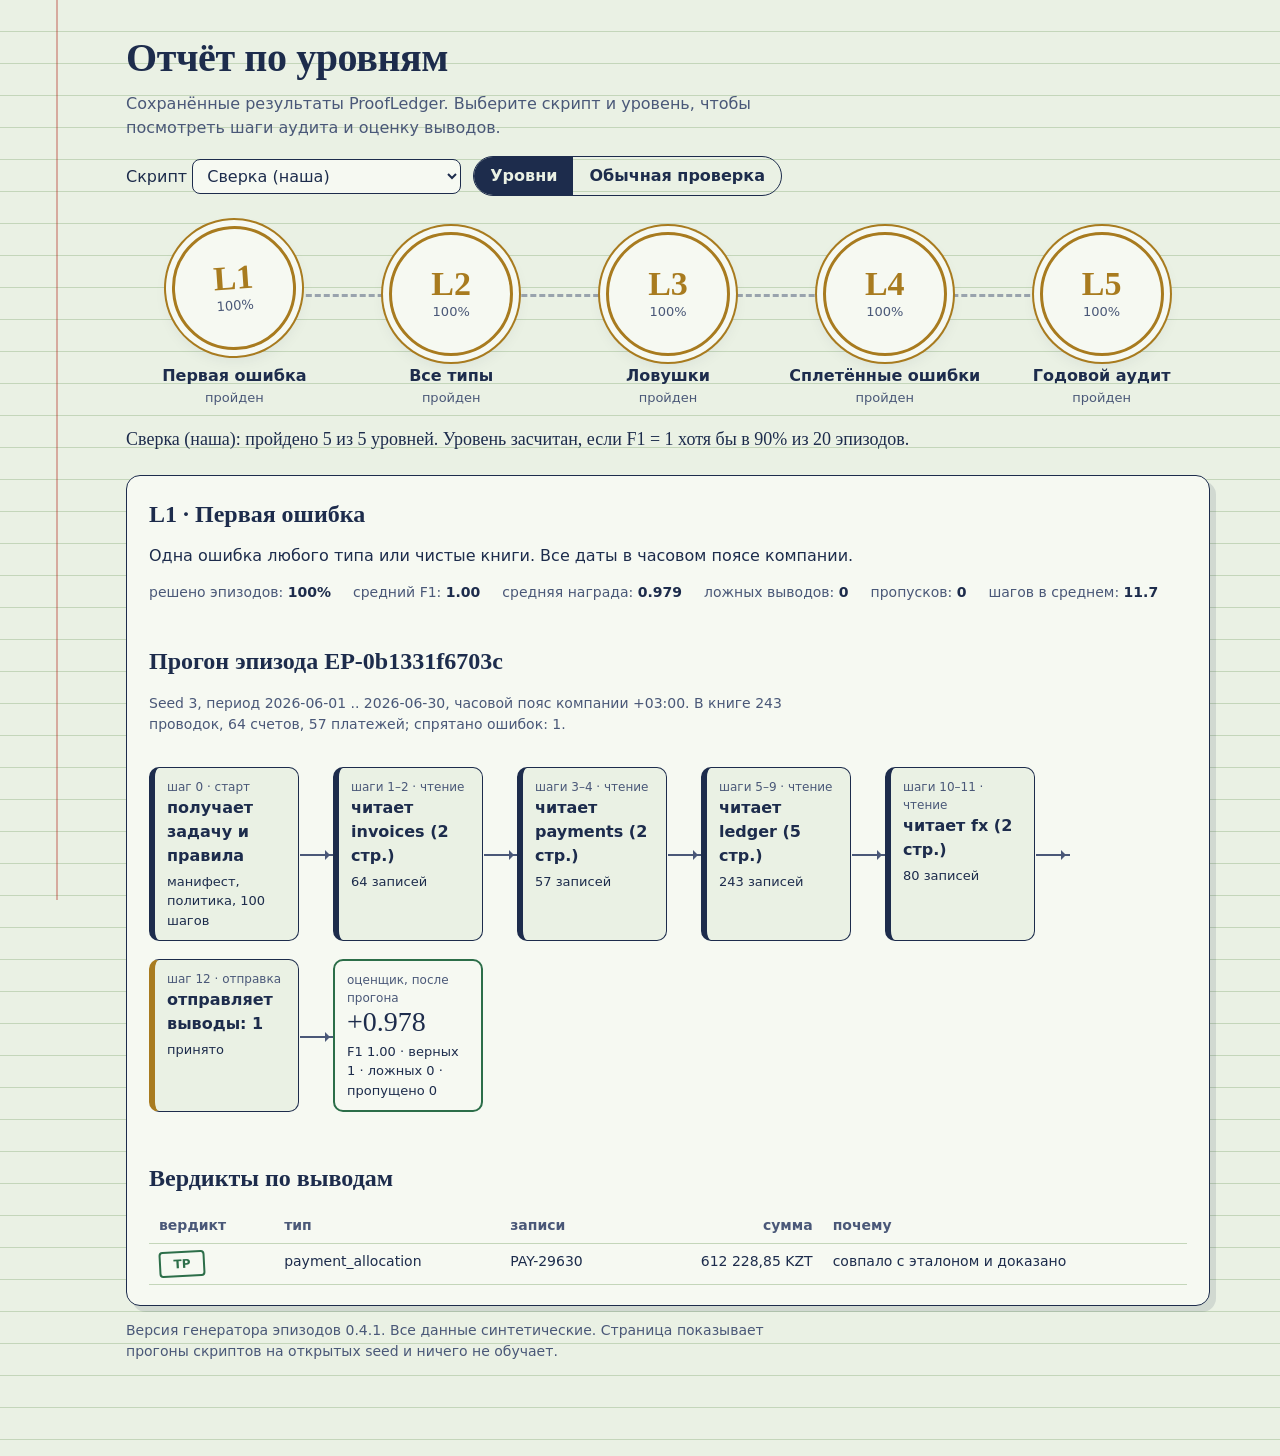
<file: reports/levels.html>
<!doctype html>
<html lang="ru"><head><meta charset="utf-8">
<meta name="viewport" content="width=device-width, initial-scale=1">
<title>ProofLedger · Отчёт по уровням</title>
<style>
:root{--paper:#EAF1E4;--rule:#C4D6BA;--ink:#1D2C4C;--ink2:#4A5878;--red:#B3261E;--green:#2C6E49;--gold:#A87B1F;
--card:#F6F9F2;--shadow:#1D2C4C1F;--locked:#9AA59A;color-scheme:light}
@media (prefers-color-scheme:dark){:root{--paper:#16211B;--rule:#26362C;--ink:#DCE6F5;--ink2:#9FB0C9;--red:#F08A80;
--green:#7BC79A;--gold:#E2B85C;--card:#1D2A23;--shadow:#00000066;--locked:#5E6B62;color-scheme:dark}}
*{box-sizing:border-box}
body{margin:0;color:var(--ink);font:16px/1.5 system-ui,-apple-system,"Segoe UI",Roboto,sans-serif;
background:var(--paper) repeating-linear-gradient(to bottom,transparent 0 31px,var(--rule) 31px 32px);
font-variant-numeric:tabular-nums}
body::before{content:"";position:fixed;inset:0 auto 0 56px;width:2px;background:var(--red);opacity:.35;pointer-events:none}
main{max-width:1180px;margin:0 auto;padding:28px 20px 80px 76px}
h1,h2{font-family:"Iowan Old Style","Palatino Linotype",Palatino,Georgia,serif;font-weight:700;margin:0}
h1{font-size:40px;letter-spacing:-.01em}
h2{font-size:24px;margin:40px 0 12px}
.top{display:flex;flex-wrap:wrap;gap:16px 28px;align-items:end;justify-content:space-between}
.sub{color:var(--ink2);margin:4px 0 0;max-width:62ch}
.controls{display:flex;gap:12px;flex-wrap:wrap;align-items:center}
.seg{display:inline-flex;border:1.5px solid var(--ink);border-radius:999px;overflow:hidden}
.seg button{all:unset;cursor:pointer;padding:7px 16px;font-weight:600}
.seg button[aria-pressed=true]{background:var(--ink);color:var(--paper)}
.seg button:focus-visible,select:focus-visible,.seal:focus-visible{outline:3px solid var(--gold);outline-offset:2px}
select{font:inherit;color:var(--ink);background:var(--card);border:1.5px solid var(--ink);border-radius:8px;padding:6px 10px}
.path{position:relative;display:grid;grid-template-columns:repeat(5,1fr);gap:8px;margin:36px 0 8px;padding:0 4px}
.path::before{content:"";position:absolute;left:10%;right:10%;top:62px;border-top:3px dashed var(--ink2);opacity:.5}
.seal{all:unset;cursor:pointer;position:relative;display:flex;flex-direction:column;align-items:center;text-align:center;gap:8px}
.disc{width:124px;height:124px;border-radius:50%;display:grid;place-items:center;background:var(--card);
border:3px solid var(--ink);box-shadow:0 0 0 6px var(--card),0 0 0 8px var(--ink),0 6px 18px var(--shadow);
transition:transform .25s}
.disc b{font-family:Georgia,serif;font-size:34px;line-height:1}
.disc small{display:block;font-size:13px;color:var(--ink2)}
.seal.passed .disc{border-color:var(--gold);box-shadow:0 0 0 6px var(--card),0 0 0 8px var(--gold),0 6px 18px var(--shadow)}
.seal.passed .disc b{color:var(--gold)}
.seal.failed .disc{border-color:var(--red);box-shadow:0 0 0 6px var(--card),0 0 0 8px var(--red),0 6px 18px var(--shadow)}
.seal.locked .disc{border-style:dashed;border-color:var(--locked);box-shadow:none;color:var(--locked)}
.seal.locked .disc b{color:var(--locked)}
.seal[aria-current=true] .disc{transform:translateY(-6px) rotate(-4deg)}
.seal .t{font-weight:700}
.seal .m{font-size:13px;color:var(--ink2)}
.stampline{margin:18px 0 0;font-family:Georgia,serif;font-size:18px}
.panel{background:var(--card);border:1.5px solid var(--ink);border-radius:14px;padding:20px 22px;margin-top:22px;
box-shadow:6px 6px 0 var(--shadow)}
.goal{margin:6px 0 14px;max-width:70ch}
.facts{display:flex;flex-wrap:wrap;gap:6px 22px;color:var(--ink2);font-size:14px}
.facts strong{color:var(--ink)}
.flow{display:flex;flex-wrap:wrap;row-gap:18px;padding:18px 0 8px;margin-top:14px}
.node{flex:0 0 auto;width:150px;position:relative;background:var(--paper);border:1.5px solid var(--ink);
border-radius:10px;padding:10px 12px;margin-right:34px}
.node:not(:last-child)::after{content:"";position:absolute;right:-36px;top:50%;width:34px;border-top:2px solid var(--ink2)}
.node:not(:last-child)::before{content:"";position:absolute;right:-37px;top:calc(50% - 4px);border:5px solid transparent;border-left-color:var(--ink2)}
.node .k{font-size:12px;color:var(--ink2)}
.node .a{font-weight:650;word-break:break-word}
.node .o{font-size:13px;margin-top:4px}
.node.read{border-left:6px solid var(--ink)}
.node.err{border-left:6px solid var(--red)}
.node.submit{border-left:6px solid var(--gold)}
.node.judge{background:var(--card);border-width:2.5px}
.node.judge.good{border-color:var(--green)}.node.judge.bad{border-color:var(--red)}
.big{font-family:Georgia,serif;font-size:28px;line-height:1.1}
table{border-collapse:collapse;width:100%;font-size:14px}
th,td{text-align:left;padding:7px 10px;border-bottom:1px solid var(--rule);vertical-align:top}
th{font-weight:650;color:var(--ink2)}
td.num,th.num{text-align:right}
.v{display:inline-block;min-width:46px;text-align:center;font-weight:800;font-size:12px;padding:2px 6px;border:2px solid;border-radius:4px;transform:rotate(-3deg)}
.v.TP{color:var(--green)}.v.FP{color:var(--red)}.v.MISS{color:var(--gold)}
.ok{color:var(--green);font-weight:700}.no{color:var(--red);font-weight:700}
.scroll{overflow-x:auto}
.note{color:var(--ink2);font-size:14px;max-width:75ch}
[hidden]{display:none!important}
@media (max-width:760px){main{padding:20px 16px 60px 30px}body::before{left:16px}h1{font-size:30px}
.path{grid-template-columns:1fr;gap:20px}.path::before{display:none}.seal{flex-direction:row;text-align:left}
.disc{width:84px;height:84px}.disc b{font-size:24px}}
@media (prefers-reduced-motion:reduce){.disc{transition:none}.seal[aria-current=true] .disc{transform:none}}
</style></head><body><main>
<header class="top">
  <div><h1>Отчёт по уровням</h1>
  <p class="sub">Сохранённые результаты ProofLedger. Выберите скрипт и уровень, чтобы посмотреть шаги аудита и оценку выводов.</p></div>
  <div class="controls">
    <label>Скрипт <select id="pol"></select></label>
    <div class="seg" role="group" aria-label="Режим">
      <button id="mLevels" aria-pressed="true">Уровни</button><button id="mStd" aria-pressed="false">Обычная проверка</button>
    </div>
  </div>
</header>

<section id="levelsView">
  <div class="path" id="path"></div>
  <p class="stampline" id="stampline"></p>
  <div class="panel" id="panel"></div>
</section>

<section id="stdView" hidden>
  <h2>Базовые политики</h2>
  <p class="note">Средняя награда и F1 на 10 открытых seed для каждой конфигурации ошибок. Oracle должен давать 1, сверка выше молчания, «пометить всё» не лучше молчания.</p>
  <div class="scroll"><table id="stdTable"></table></div>
  <h2>Попытки обмануть награду</h2>
  <p class="note">Каждый скрипт пытается получить награду, ничего не доказав. Правило: ниже честного ответа на книгах с ошибками и не выше молчания на чистых. text_only меняет только объяснения, и награда не должна измениться.</p>
  <div class="scroll"><table id="zooTable"></table></div>
</section>
<p class="note" id="foot"></p>
</main>
<script type="application/json" id="data">{"version": "0.4.1", "seeds": 20, "sample_seed": 3, "levels": [{"id": "L1", "title": "Первая ошибка", "goal": "Одна ошибка любого типа или чистые книги. Все даты в часовом поясе компании."}, {"id": "L2", "title": "Все типы", "goal": "2–4 типа ошибок сразу, по 1–2 каждого. Без ловушек."}, {"id": "L3", "title": "Ловушки", "goal": "Часовые пояса на границе месяца, возвраты, разбитые платежи, инъекции в тексте."}, {"id": "L4", "title": "Сплетённые ошибки", "goal": "Валютный счёт + частичный платёж; счёт следующего месяца по курсу не той даты."}, {"id": "L5", "title": "Годовой аудит", "goal": "До 20 контрагентов, 8–12 ошибок сразу, все ловушки, новые ID и порядок записей."}], "policies": ["reconciler", "naive_reconciler", "random_explorer", "flag_all"], "stats": {"reconciler|L1": {"solved": 1.0, "passed": true, "f1": 1.0, "reward": 0.9785999999999999, "fp": 0, "fn": 0, "steps": 11.7}, "reconciler|L2": {"solved": 1.0, "passed": true, "f1": 1.0, "reward": 0.9785, "fp": 0, "fn": 0, "steps": 11.75}, "reconciler|L3": {"solved": 1.0, "passed": true, "f1": 1.0, "reward": 0.9738999999999999, "fp": 0, "fn": 0, "steps": 14.05}, "reconciler|L4": {"solved": 1.0, "passed": true, "f1": 1.0, "reward": 0.9738, "fp": 0, "fn": 0, "steps": 14.1}, "reconciler|L5": {"solved": 1.0, "passed": true, "f1": 1.0, "reward": 0.9736, "fp": 0, "fn": 0, "steps": 14.2}, "naive_reconciler|L1": {"solved": 1.0, "passed": true, "f1": 1.0, "reward": 0.9785999999999999, "fp": 0, "fn": 0, "steps": 11.7}, "naive_reconciler|L2": {"solved": 1.0, "passed": true, "f1": 1.0, "reward": 0.9785, "fp": 0, "fn": 0, "steps": 11.75}, "naive_reconciler|L3": {"solved": 0.0, "passed": false, "f1": 0.2149908669761611, "reward": -0.5922182660477, "fp": 225, "fn": 6, "steps": 14.05}, "naive_reconciler|L4": {"solved": 0.0, "passed": false, "f1": 0.3601630850086732, "reward": -0.30587382998265, "fp": 259, "fn": 29, "steps": 14.1}, "naive_reconciler|L5": {"solved": 0.0, "passed": false, "f1": 0.5350784123358737, "reward": 0.04375682467175, "fp": 253, "fn": 35, "steps": 14.2}, "random_explorer|L1": {"solved": 0.2, "passed": false, "f1": 0.2, "reward": -0.6024, "fp": 0, "fn": 16, "steps": 7.0}, "random_explorer|L2": {"solved": 0.0, "passed": false, "f1": 0.0, "reward": -1.0, "fp": 0, "fn": 91, "steps": 7.0}, "random_explorer|L3": {"solved": 0.05, "passed": false, "f1": 0.05, "reward": -0.9006000000000001, "fp": 0, "fn": 38, "steps": 7.0}, "random_explorer|L4": {"solved": 0.0, "passed": false, "f1": 0.0, "reward": -1.0, "fp": 0, "fn": 112, "steps": 7.0}, "random_explorer|L5": {"solved": 0.0, "passed": false, "f1": 0.0, "reward": -1.0, "fp": 0, "fn": 201, "steps": 7.0}, "flag_all|L1": {"solved": 0.0, "passed": false, "f1": 0.0, "reward": -1.0, "fp": 600, "fn": 16, "steps": 4.7}, "flag_all|L2": {"solved": 0.0, "passed": false, "f1": 0.0, "reward": -1.0, "fp": 600, "fn": 91, "steps": 4.65}, "flag_all|L3": {"solved": 0.0, "passed": false, "f1": 0.0, "reward": -1.0, "fp": 600, "fn": 38, "steps": 5.0}, "flag_all|L4": {"solved": 0.0, "passed": false, "f1": 0.0, "reward": -1.0, "fp": 600, "fn": 112, "steps": 5.0}, "flag_all|L5": {"solved": 0.0, "passed": false, "f1": 0.0, "reward": -1.0, "fp": 600, "fn": 201, "steps": 5.05}}, "traces": {"reconciler|L1": {"policy": "reconciler", "level": "L1", "seed": 3, "episode_id": "EP-0b1331f6703c", "period": "2026-06-01 .. 2026-06-30", "timezone": "+03:00", "counts": {"ledger_rows": 243, "invoices": 64, "payments": 57, "fx_rates": 80}, "issues": 1, "report": {"reward": 0.978, "f1": 1.0, "precision": 1.0, "recall": 1.0, "tp": 1, "fp": 0, "fn": 0, "steps": 12, "error": null}, "steps": [{"step": 0, "action": "reset", "kind": "reset", "obs": "first observation"}, {"step": 1, "action": "list_records invoices @0", "kind": "list_records", "obs": "50 records, more"}, {"step": 2, "action": "list_records invoices @50", "kind": "list_records", "obs": "14 records"}, {"step": 3, "action": "list_records payments @0", "kind": "list_records", "obs": "50 records, more"}, {"step": 4, "action": "list_records payments @50", "kind": "list_records", "obs": "7 records"}, {"step": 5, "action": "list_records ledger @0", "kind": "list_records", "obs": "50 records, more"}, {"step": 6, "action": "list_records ledger @50", "kind": "list_records", "obs": "50 records, more"}, {"step": 7, "action": "list_records ledger @100", "kind": "list_records", "obs": "50 records, more"}, {"step": 8, "action": "list_records ledger @150", "kind": "list_records", "obs": "50 records, more"}, {"step": 9, "action": "list_records ledger @200", "kind": "list_records", "obs": "43 records"}, {"step": 10, "action": "list_records fx @0", "kind": "list_records", "obs": "50 records, more"}, {"step": 11, "action": "list_records fx @50", "kind": "list_records", "obs": "30 records"}, {"step": 12, "action": "submit 1 findings", "kind": "submit", "obs": "submitted"}], "verdicts": [{"verdict": "TP", "reason": "matched", "type": "payment_allocation", "affected_ids": ["PAY-29630"], "amount": 61222885, "currency": "KZT"}], "missed": []}, "naive_reconciler|L1": {"policy": "naive_reconciler", "level": "L1", "seed": 3, "episode_id": "EP-0b1331f6703c", "period": "2026-06-01 .. 2026-06-30", "timezone": "+03:00", "counts": {"ledger_rows": 243, "invoices": 64, "payments": 57, "fx_rates": 80}, "issues": 1, "report": {"reward": 0.978, "f1": 1.0, "precision": 1.0, "recall": 1.0, "tp": 1, "fp": 0, "fn": 0, "steps": 12, "error": null}, "steps": [{"step": 0, "action": "reset", "kind": "reset", "obs": "first observation"}, {"step": 1, "action": "list_records invoices @0", "kind": "list_records", "obs": "50 records, more"}, {"step": 2, "action": "list_records invoices @50", "kind": "list_records", "obs": "14 records"}, {"step": 3, "action": "list_records payments @0", "kind": "list_records", "obs": "50 records, more"}, {"step": 4, "action": "list_records payments @50", "kind": "list_records", "obs": "7 records"}, {"step": 5, "action": "list_records ledger @0", "kind": "list_records", "obs": "50 records, more"}, {"step": 6, "action": "list_records ledger @50", "kind": "list_records", "obs": "50 records, more"}, {"step": 7, "action": "list_records ledger @100", "kind": "list_records", "obs": "50 records, more"}, {"step": 8, "action": "list_records ledger @150", "kind": "list_records", "obs": "50 records, more"}, {"step": 9, "action": "list_records ledger @200", "kind": "list_records", "obs": "43 records"}, {"step": 10, "action": "list_records fx @0", "kind": "list_records", "obs": "50 records, more"}, {"step": 11, "action": "list_records fx @50", "kind": "list_records", "obs": "30 records"}, {"step": 12, "action": "submit 1 findings", "kind": "submit", "obs": "submitted"}], "verdicts": [{"verdict": "TP", "reason": "matched", "type": "payment_allocation", "affected_ids": ["PAY-29630"], "amount": 61222885, "currency": "KZT"}], "missed": []}, "random_explorer|L1": {"policy": "random_explorer", "level": "L1", "seed": 3, "episode_id": "EP-0b1331f6703c", "period": "2026-06-01 .. 2026-06-30", "timezone": "+03:00", "counts": {"ledger_rows": 243, "invoices": 64, "payments": 57, "fx_rates": 80}, "issues": 1, "report": {"reward": -1.0, "f1": 0.0, "precision": 0.0, "recall": 0.0, "tp": 0, "fp": 0, "fn": 1, "steps": 7, "error": null}, "steps": [{"step": 0, "action": "reset", "kind": "reset", "obs": "first observation"}, {"step": 1, "action": "calculator 10*68/7", "kind": "calculator", "obs": "= 97.14285714285714285714285714285714285714"}, {"step": 2, "action": "get_record fx x", "kind": "get_record", "obs": "error: unknown_id"}, {"step": 3, "action": "calculator 80*67/7", "kind": "calculator", "obs": "= 765.7142857142857142857142857142857142857"}, {"step": 4, "action": "get_record payments PAY-00000", "kind": "get_record", "obs": "error: unknown_id"}, {"step": 5, "action": "get_record payments PAY-00000", "kind": "get_record", "obs": "error: unknown_id"}, {"step": 6, "action": "get_record payments PAY-00000", "kind": "get_record", "obs": "error: unknown_id"}, {"step": 7, "action": "submit 0 findings", "kind": "submit", "obs": "submitted"}], "verdicts": [], "missed": [{"issue_id": "ISS-32908", "type": "payment_allocation", "affected_ids": ["PAY-29630"]}]}, "flag_all|L1": {"policy": "flag_all", "level": "L1", "seed": 3, "episode_id": "EP-0b1331f6703c", "period": "2026-06-01 .. 2026-06-30", "timezone": "+03:00", "counts": {"ledger_rows": 243, "invoices": 64, "payments": 57, "fx_rates": 80}, "issues": 1, "report": {"reward": -1.0, "f1": 0.0, "precision": 0.0, "recall": 0.0, "tp": 0, "fp": 30, "fn": 1, "steps": 5, "error": null}, "steps": [{"step": 0, "action": "reset", "kind": "reset", "obs": "first observation"}, {"step": 1, "action": "list_records invoices @0", "kind": "list_records", "obs": "50 records, more"}, {"step": 2, "action": "list_records invoices @50", "kind": "list_records", "obs": "14 records"}, {"step": 3, "action": "list_records payments @0", "kind": "list_records", "obs": "50 records, more"}, {"step": 4, "action": "list_records payments @50", "kind": "list_records", "obs": "7 records"}, {"step": 5, "action": "submit 30 findings", "kind": "submit", "obs": "submitted"}], "verdicts": [{"verdict": "FP", "reason": "false accusation: no discrepancy on these records", "type": "duplicate_invoice", "affected_ids": ["INV-11462"], "amount": 377852, "currency": "EUR"}, {"verdict": "FP", "reason": "false accusation: no discrepancy on these records", "type": "fx_error", "affected_ids": ["INV-13042"], "amount": 163037700, "currency": "KZT"}, {"verdict": "FP", "reason": "false accusation: no discrepancy on these records", "type": "period_error", "affected_ids": ["INV-15490"], "amount": 933389, "currency": "USD"}, {"verdict": "FP", "reason": "false accusation: no discrepancy on these records", "type": "duplicate_invoice", "affected_ids": ["INV-15954"], "amount": 360540500, "currency": "KZT"}, {"verdict": "FP", "reason": "false accusation: no discrepancy on these records", "type": "fx_error", "affected_ids": ["INV-17152"], "amount": 360533400, "currency": "KZT"}, {"verdict": "FP", "reason": "false accusation: no discrepancy on these records", "type": "period_error", "affected_ids": ["INV-17250"], "amount": 192646, "currency": "EUR"}, {"verdict": "FP", "reason": "false accusation: no discrepancy on these records", "type": "duplicate_invoice", "affected_ids": ["INV-17851"], "amount": 912338, "currency": "EUR"}, {"verdict": "FP", "reason": "false accusation: no discrepancy on these records", "type": "fx_error", "affected_ids": ["INV-18361"], "amount": 899013, "currency": "USD"}, {"verdict": "FP", "reason": "false accusation: no discrepancy on these records", "type": "period_error", "affected_ids": ["INV-18365"], "amount": 1164465, "currency": "EUR"}, {"verdict": "FP", "reason": "false accusation: no discrepancy on these records", "type": "duplicate_invoice", "affected_ids": ["INV-19045"], "amount": 619392, "currency": "USD"}, {"verdict": "FP", "reason": "false accusation: no discrepancy on these records", "type": "fx_error", "affected_ids": ["INV-19975"], "amount": 264264, "currency": "USD"}, {"verdict": "FP", "reason": "false accusation: no discrepancy on these records", "type": "period_error", "affected_ids": ["INV-20670"], "amount": 885963, "currency": "USD"}, {"verdict": "FP", "reason": "false accusation: no discrepancy on these records", "type": "duplicate_invoice", "affected_ids": ["INV-21791"], "amount": 272318, "currency": "EUR"}, {"verdict": "FP", "reason": "false accusation: no discrepancy on these records", "type": "fx_error", "affected_ids": ["INV-29018"], "amount": 1071658, "currency": "USD"}, {"verdict": "FP", "reason": "false accusation: no discrepancy on these records", "type": "period_error", "affected_ids": ["INV-31938"], "amount": 55351000, "currency": "KZT"}, {"verdict": "FP", "reason": "false accusation: no discrepancy on these records", "type": "duplicate_invoice", "affected_ids": ["INV-33120"], "amount": 1091884, "currency": "USD"}, {"verdict": "FP", "reason": "false accusation: no discrepancy on these records", "type": "fx_error", "affected_ids": ["INV-37566"], "amount": 597164, "currency": "EUR"}, {"verdict": "FP", "reason": "false accusation: no discrepancy on these records", "type": "period_error", "affected_ids": ["INV-39424"], "amount": 730838, "currency": "USD"}, {"verdict": "FP", "reason": "false accusation: no discrepancy on these records", "type": "duplicate_invoice", "affected_ids": ["INV-39800"], "amount": 83083, "currency": "EUR"}, {"verdict": "FP", "reason": "false accusation: no discrepancy on these records", "type": "fx_error", "affected_ids": ["INV-41884"], "amount": 86994, "currency": "EUR"}, {"verdict": "FP", "reason": "false accusation: no discrepancy on these records", "type": "period_error", "affected_ids": ["INV-42964"], "amount": 1232060, "currency": "EUR"}, {"verdict": "FP", "reason": "false accusation: no discrepancy on these records", "type": "duplicate_invoice", "affected_ids": ["INV-43023"], "amount": 326060, "currency": "EUR"}, {"verdict": "FP", "reason": "false accusation: no discrepancy on these records", "type": "payment_allocation", "affected_ids": ["PAY-10826"], "amount": 360533400, "currency": "KZT"}, {"verdict": "FP", "reason": "false accusation: no discrepancy on these records", "type": "payment_allocation", "affected_ids": ["PAY-12462"], "amount": 192646, "currency": "KZT"}, {"verdict": "FP", "reason": "false accusation: no discrepancy on these records", "type": "payment_allocation", "affected_ids": ["PAY-16043"], "amount": 619392, "currency": "KZT"}, {"verdict": "FP", "reason": "false accusation: no discrepancy on these records", "type": "payment_allocation", "affected_ids": ["PAY-16161"], "amount": 377852, "currency": "KZT"}, {"verdict": "FP", "reason": "false accusation: no discrepancy on these records", "type": "payment_allocation", "affected_ids": ["PAY-16734"], "amount": 1071658, "currency": "KZT"}, {"verdict": "FP", "reason": "false accusation: no discrepancy on these records", "type": "payment_allocation", "affected_ids": ["PAY-17375"], "amount": 264264, "currency": "KZT"}, {"verdict": "FP", "reason": "false accusation: no discrepancy on these records", "type": "payment_allocation", "affected_ids": ["PAY-20465"], "amount": 912338, "currency": "KZT"}, {"verdict": "FP", "reason": "false accusation: no discrepancy on these records", "type": "payment_allocation", "affected_ids": ["PAY-21986"], "amount": 55351000, "currency": "KZT"}], "missed": [{"issue_id": "ISS-32908", "type": "payment_allocation", "affected_ids": ["PAY-29630"]}]}, "reconciler|L2": {"policy": "reconciler", "level": "L2", "seed": 3, "episode_id": "EP-5d4f84ef652c", "period": "2026-06-01 .. 2026-06-30", "timezone": "+03:00", "counts": {"ledger_rows": 244, "invoices": 64, "payments": 57, "fx_rates": 80}, "issues": 3, "report": {"reward": 0.978, "f1": 1.0, "precision": 1.0, "recall": 1.0, "tp": 3, "fp": 0, "fn": 0, "steps": 12, "error": null}, "steps": [{"step": 0, "action": "reset", "kind": "reset", "obs": "first observation"}, {"step": 1, "action": "list_records invoices @0", "kind": "list_records", "obs": "50 records, more"}, {"step": 2, "action": "list_records invoices @50", "kind": "list_records", "obs": "14 records"}, {"step": 3, "action": "list_records payments @0", "kind": "list_records", "obs": "50 records, more"}, {"step": 4, "action": "list_records payments @50", "kind": "list_records", "obs": "7 records"}, {"step": 5, "action": "list_records ledger @0", "kind": "list_records", "obs": "50 records, more"}, {"step": 6, "action": "list_records ledger @50", "kind": "list_records", "obs": "50 records, more"}, {"step": 7, "action": "list_records ledger @100", "kind": "list_records", "obs": "50 records, more"}, {"step": 8, "action": "list_records ledger @150", "kind": "list_records", "obs": "50 records, more"}, {"step": 9, "action": "list_records ledger @200", "kind": "list_records", "obs": "44 records"}, {"step": 10, "action": "list_records fx @0", "kind": "list_records", "obs": "50 records, more"}, {"step": 11, "action": "list_records fx @50", "kind": "list_records", "obs": "30 records"}, {"step": 12, "action": "submit 3 findings", "kind": "submit", "obs": "submitted"}], "verdicts": [{"verdict": "TP", "reason": "matched", "type": "fx_error", "affected_ids": ["INV-99232"], "amount": 5092090, "currency": "KZT"}, {"verdict": "TP", "reason": "matched", "type": "payment_allocation", "affected_ids": ["PAY-40958"], "amount": 200755365, "currency": "KZT"}, {"verdict": "TP", "reason": "matched", "type": "payment_allocation", "affected_ids": ["PAY-94099"], "amount": 176716318, "currency": "KZT"}], "missed": []}, "naive_reconciler|L2": {"policy": "naive_reconciler", "level": "L2", "seed": 3, "episode_id": "EP-5d4f84ef652c", "period": "2026-06-01 .. 2026-06-30", "timezone": "+03:00", "counts": {"ledger_rows": 244, "invoices": 64, "payments": 57, "fx_rates": 80}, "issues": 3, "report": {"reward": 0.978, "f1": 1.0, "precision": 1.0, "recall": 1.0, "tp": 3, "fp": 0, "fn": 0, "steps": 12, "error": null}, "steps": [{"step": 0, "action": "reset", "kind": "reset", "obs": "first observation"}, {"step": 1, "action": "list_records invoices @0", "kind": "list_records", "obs": "50 records, more"}, {"step": 2, "action": "list_records invoices @50", "kind": "list_records", "obs": "14 records"}, {"step": 3, "action": "list_records payments @0", "kind": "list_records", "obs": "50 records, more"}, {"step": 4, "action": "list_records payments @50", "kind": "list_records", "obs": "7 records"}, {"step": 5, "action": "list_records ledger @0", "kind": "list_records", "obs": "50 records, more"}, {"step": 6, "action": "list_records ledger @50", "kind": "list_records", "obs": "50 records, more"}, {"step": 7, "action": "list_records ledger @100", "kind": "list_records", "obs": "50 records, more"}, {"step": 8, "action": "list_records ledger @150", "kind": "list_records", "obs": "50 records, more"}, {"step": 9, "action": "list_records ledger @200", "kind": "list_records", "obs": "44 records"}, {"step": 10, "action": "list_records fx @0", "kind": "list_records", "obs": "50 records, more"}, {"step": 11, "action": "list_records fx @50", "kind": "list_records", "obs": "30 records"}, {"step": 12, "action": "submit 3 findings", "kind": "submit", "obs": "submitted"}], "verdicts": [{"verdict": "TP", "reason": "matched", "type": "fx_error", "affected_ids": ["INV-99232"], "amount": 5092090, "currency": "KZT"}, {"verdict": "TP", "reason": "matched", "type": "payment_allocation", "affected_ids": ["PAY-40958"], "amount": 200755365, "currency": "KZT"}, {"verdict": "TP", "reason": "matched", "type": "payment_allocation", "affected_ids": ["PAY-94099"], "amount": 176716318, "currency": "KZT"}], "missed": []}, "random_explorer|L2": {"policy": "random_explorer", "level": "L2", "seed": 3, "episode_id": "EP-5d4f84ef652c", "period": "2026-06-01 .. 2026-06-30", "timezone": "+03:00", "counts": {"ledger_rows": 244, "invoices": 64, "payments": 57, "fx_rates": 80}, "issues": 3, "report": {"reward": -1.0, "f1": 0.0, "precision": 0.0, "recall": 0.0, "tp": 0, "fp": 0, "fn": 3, "steps": 7, "error": null}, "steps": [{"step": 0, "action": "reset", "kind": "reset", "obs": "first observation"}, {"step": 1, "action": "calculator 10*68/7", "kind": "calculator", "obs": "= 97.14285714285714285714285714285714285714"}, {"step": 2, "action": "get_record fx x", "kind": "get_record", "obs": "error: unknown_id"}, {"step": 3, "action": "calculator 80*67/7", "kind": "calculator", "obs": "= 765.7142857142857142857142857142857142857"}, {"step": 4, "action": "get_record payments PAY-00000", "kind": "get_record", "obs": "error: unknown_id"}, {"step": 5, "action": "get_record payments PAY-00000", "kind": "get_record", "obs": "error: unknown_id"}, {"step": 6, "action": "get_record payments PAY-00000", "kind": "get_record", "obs": "error: unknown_id"}, {"step": 7, "action": "submit 0 findings", "kind": "submit", "obs": "submitted"}], "verdicts": [], "missed": [{"issue_id": "ISS-24100", "type": "payment_allocation", "affected_ids": ["PAY-94099"]}, {"issue_id": "ISS-32908", "type": "fx_error", "affected_ids": ["INV-99232"]}, {"issue_id": "ISS-58291", "type": "payment_allocation", "affected_ids": ["PAY-40958"]}]}, "flag_all|L2": {"policy": "flag_all", "level": "L2", "seed": 3, "episode_id": "EP-5d4f84ef652c", "period": "2026-06-01 .. 2026-06-30", "timezone": "+03:00", "counts": {"ledger_rows": 244, "invoices": 64, "payments": 57, "fx_rates": 80}, "issues": 3, "report": {"reward": -1.0, "f1": 0.0, "precision": 0.0, "recall": 0.0, "tp": 0, "fp": 30, "fn": 3, "steps": 5, "error": null}, "steps": [{"step": 0, "action": "reset", "kind": "reset", "obs": "first observation"}, {"step": 1, "action": "list_records invoices @0", "kind": "list_records", "obs": "50 records, more"}, {"step": 2, "action": "list_records invoices @50", "kind": "list_records", "obs": "14 records"}, {"step": 3, "action": "list_records payments @0", "kind": "list_records", "obs": "50 records, more"}, {"step": 4, "action": "list_records payments @50", "kind": "list_records", "obs": "7 records"}, {"step": 5, "action": "submit 30 findings", "kind": "submit", "obs": "submitted"}], "verdicts": [{"verdict": "FP", "reason": "false accusation: no discrepancy on these records", "type": "duplicate_invoice", "affected_ids": ["INV-11462"], "amount": 377852, "currency": "EUR"}, {"verdict": "FP", "reason": "false accusation: no discrepancy on these records", "type": "fx_error", "affected_ids": ["INV-13042"], "amount": 163037700, "currency": "KZT"}, {"verdict": "FP", "reason": "false accusation: no discrepancy on these records", "type": "period_error", "affected_ids": ["INV-15490"], "amount": 933389, "currency": "EUR"}, {"verdict": "FP", "reason": "false accusation: no discrepancy on these records", "type": "duplicate_invoice", "affected_ids": ["INV-15954"], "amount": 360540500, "currency": "KZT"}, {"verdict": "FP", "reason": "false accusation: no discrepancy on these records", "type": "fx_error", "affected_ids": ["INV-17152"], "amount": 360533400, "currency": "KZT"}, {"verdict": "FP", "reason": "false accusation: no discrepancy on these records", "type": "period_error", "affected_ids": ["INV-17250"], "amount": 192646, "currency": "USD"}, {"verdict": "FP", "reason": "false accusation: no discrepancy on these records", "type": "duplicate_invoice", "affected_ids": ["INV-17851"], "amount": 912338, "currency": "EUR"}, {"verdict": "FP", "reason": "false accusation: no discrepancy on these records", "type": "fx_error", "affected_ids": ["INV-18361"], "amount": 899013, "currency": "EUR"}, {"verdict": "FP", "reason": "false accusation: no discrepancy on these records", "type": "period_error", "affected_ids": ["INV-18365"], "amount": 1164465, "currency": "EUR"}, {"verdict": "FP", "reason": "false accusation: no discrepancy on these records", "type": "duplicate_invoice", "affected_ids": ["INV-19045"], "amount": 619392, "currency": "EUR"}, {"verdict": "FP", "reason": "false accusation: no discrepancy on these records", "type": "fx_error", "affected_ids": ["INV-19975"], "amount": 264264, "currency": "EUR"}, {"verdict": "FP", "reason": "false accusation: no discrepancy on these records", "type": "period_error", "affected_ids": ["INV-20670"], "amount": 885963, "currency": "EUR"}, {"verdict": "FP", "reason": "false accusation: no discrepancy on these records", "type": "duplicate_invoice", "affected_ids": ["INV-21791"], "amount": 272318, "currency": "EUR"}, {"verdict": "FP", "reason": "false accusation: no discrepancy on these records", "type": "fx_error", "affected_ids": ["INV-29018"], "amount": 1071658, "currency": "USD"}, {"verdict": "FP", "reason": "false accusation: no discrepancy on these records", "type": "period_error", "affected_ids": ["INV-31938"], "amount": 55351000, "currency": "KZT"}, {"verdict": "FP", "reason": "false accusation: no discrepancy on these records", "type": "duplicate_invoice", "affected_ids": ["INV-33120"], "amount": 1091884, "currency": "EUR"}, {"verdict": "FP", "reason": "false accusation: no discrepancy on these records", "type": "fx_error", "affected_ids": ["INV-37566"], "amount": 597164, "currency": "USD"}, {"verdict": "FP", "reason": "false accusation: no discrepancy on these records", "type": "period_error", "affected_ids": ["INV-39424"], "amount": 730838, "currency": "USD"}, {"verdict": "FP", "reason": "false accusation: no discrepancy on these records", "type": "duplicate_invoice", "affected_ids": ["INV-39800"], "amount": 83083, "currency": "EUR"}, {"verdict": "FP", "reason": "false accusation: no discrepancy on these records", "type": "fx_error", "affected_ids": ["INV-41884"], "amount": 86994, "currency": "EUR"}, {"verdict": "FP", "reason": "false accusation: no discrepancy on these records", "type": "period_error", "affected_ids": ["INV-42964"], "amount": 1232060, "currency": "EUR"}, {"verdict": "FP", "reason": "false accusation: no discrepancy on these records", "type": "duplicate_invoice", "affected_ids": ["INV-43023"], "amount": 326060, "currency": "EUR"}, {"verdict": "FP", "reason": "false accusation: no discrepancy on these records", "type": "payment_allocation", "affected_ids": ["PAY-10826"], "amount": 377852, "currency": "KZT"}, {"verdict": "FP", "reason": "false accusation: no discrepancy on these records", "type": "payment_allocation", "affected_ids": ["PAY-12462"], "amount": 360540500, "currency": "KZT"}, {"verdict": "FP", "reason": "false accusation: no discrepancy on these records", "type": "payment_allocation", "affected_ids": ["PAY-16043"], "amount": 899013, "currency": "KZT"}, {"verdict": "FP", "reason": "false accusation: no discrepancy on these records", "type": "payment_allocation", "affected_ids": ["PAY-16161"], "amount": 360533400, "currency": "KZT"}, {"verdict": "FP", "reason": "false accusation: no discrepancy on these records", "type": "payment_allocation", "affected_ids": ["PAY-16734"], "amount": 1164465, "currency": "KZT"}, {"verdict": "FP", "reason": "false accusation: no discrepancy on these records", "type": "payment_allocation", "affected_ids": ["PAY-17375"], "amount": 885963, "currency": "KZT"}, {"verdict": "FP", "reason": "false accusation: no discrepancy on these records", "type": "payment_allocation", "affected_ids": ["PAY-20465"], "amount": 163037700, "currency": "KZT"}, {"verdict": "FP", "reason": "false accusation: no discrepancy on these records", "type": "payment_allocation", "affected_ids": ["PAY-21986"], "amount": 272318, "currency": "KZT"}], "missed": [{"issue_id": "ISS-24100", "type": "payment_allocation", "affected_ids": ["PAY-94099"]}, {"issue_id": "ISS-32908", "type": "fx_error", "affected_ids": ["INV-99232"]}, {"issue_id": "ISS-58291", "type": "payment_allocation", "affected_ids": ["PAY-40958"]}]}, "reconciler|L3": {"policy": "reconciler", "level": "L3", "seed": 3, "episode_id": "EP-1536b38966ad", "period": "2026-06-01 .. 2026-06-30", "timezone": "+03:00", "counts": {"ledger_rows": 344, "invoices": 80, "payments": 92, "fx_rates": 80}, "issues": 2, "report": {"reward": 0.974, "f1": 1.0, "precision": 1.0, "recall": 1.0, "tp": 2, "fp": 0, "fn": 0, "steps": 14, "error": null}, "steps": [{"step": 0, "action": "reset", "kind": "reset", "obs": "first observation"}, {"step": 1, "action": "list_records invoices @0", "kind": "list_records", "obs": "50 records, more"}, {"step": 2, "action": "list_records invoices @50", "kind": "list_records", "obs": "30 records"}, {"step": 3, "action": "list_records payments @0", "kind": "list_records", "obs": "50 records, more"}, {"step": 4, "action": "list_records payments @50", "kind": "list_records", "obs": "42 records"}, {"step": 5, "action": "list_records ledger @0", "kind": "list_records", "obs": "50 records, more"}, {"step": 6, "action": "list_records ledger @50", "kind": "list_records", "obs": "50 records, more"}, {"step": 7, "action": "list_records ledger @100", "kind": "list_records", "obs": "50 records, more"}, {"step": 8, "action": "list_records ledger @150", "kind": "list_records", "obs": "50 records, more"}, {"step": 9, "action": "list_records ledger @200", "kind": "list_records", "obs": "50 records, more"}, {"step": 10, "action": "list_records ledger @250", "kind": "list_records", "obs": "50 records, more"}, {"step": 11, "action": "list_records ledger @300", "kind": "list_records", "obs": "44 records"}, {"step": 12, "action": "list_records fx @0", "kind": "list_records", "obs": "50 records, more"}, {"step": 13, "action": "list_records fx @50", "kind": "list_records", "obs": "30 records"}, {"step": 14, "action": "submit 2 findings", "kind": "submit", "obs": "submitted"}], "verdicts": [{"verdict": "TP", "reason": "matched", "type": "duplicate_invoice", "affected_ids": ["INV-85088", "INV-89102"], "amount": 464831, "currency": "USD"}, {"verdict": "TP", "reason": "matched", "type": "period_error", "affected_ids": ["INV-99427"], "amount": 102180389, "currency": "KZT"}], "missed": []}, "naive_reconciler|L3": {"policy": "naive_reconciler", "level": "L3", "seed": 3, "episode_id": "EP-1536b38966ad", "period": "2026-06-01 .. 2026-06-30", "timezone": "+03:00", "counts": {"ledger_rows": 344, "invoices": 80, "payments": 92, "fx_rates": 80}, "issues": 2, "report": {"reward": -0.776, "f1": 0.125, "precision": 0.07142857142857142, "recall": 0.5, "tp": 1, "fp": 13, "fn": 1, "steps": 14, "error": null}, "steps": [{"step": 0, "action": "reset", "kind": "reset", "obs": "first observation"}, {"step": 1, "action": "list_records invoices @0", "kind": "list_records", "obs": "50 records, more"}, {"step": 2, "action": "list_records invoices @50", "kind": "list_records", "obs": "30 records"}, {"step": 3, "action": "list_records payments @0", "kind": "list_records", "obs": "50 records, more"}, {"step": 4, "action": "list_records payments @50", "kind": "list_records", "obs": "42 records"}, {"step": 5, "action": "list_records ledger @0", "kind": "list_records", "obs": "50 records, more"}, {"step": 6, "action": "list_records ledger @50", "kind": "list_records", "obs": "50 records, more"}, {"step": 7, "action": "list_records ledger @100", "kind": "list_records", "obs": "50 records, more"}, {"step": 8, "action": "list_records ledger @150", "kind": "list_records", "obs": "50 records, more"}, {"step": 9, "action": "list_records ledger @200", "kind": "list_records", "obs": "50 records, more"}, {"step": 10, "action": "list_records ledger @250", "kind": "list_records", "obs": "50 records, more"}, {"step": 11, "action": "list_records ledger @300", "kind": "list_records", "obs": "44 records"}, {"step": 12, "action": "list_records fx @0", "kind": "list_records", "obs": "50 records, more"}, {"step": 13, "action": "list_records fx @50", "kind": "list_records", "obs": "30 records"}, {"step": 14, "action": "submit 14 findings", "kind": "submit", "obs": "submitted"}], "verdicts": [{"verdict": "TP", "reason": "matched", "type": "duplicate_invoice", "affected_ids": ["INV-85088", "INV-89102"], "amount": 464831, "currency": "USD"}, {"verdict": "FP", "reason": "false accusation: no discrepancy on these records", "type": "fx_error", "affected_ids": ["INV-11462"], "amount": 103290, "currency": "KZT"}, {"verdict": "FP", "reason": "false accusation: no discrepancy on these records", "type": "fx_error", "affected_ids": ["INV-13042"], "amount": 322719, "currency": "KZT"}, {"verdict": "FP", "reason": "false accusation: no discrepancy on these records", "type": "fx_error", "affected_ids": ["INV-15490"], "amount": 1393654, "currency": "KZT"}, {"verdict": "FP", "reason": "false accusation: no discrepancy on these records", "type": "fx_error", "affected_ids": ["INV-94345"], "amount": 111498, "currency": "KZT"}, {"verdict": "FP", "reason": "false accusation: no discrepancy on these records", "type": "fx_error", "affected_ids": ["INV-97787"], "amount": 691542, "currency": "KZT"}, {"verdict": "FP", "reason": "false accusation: no discrepancy on these records", "type": "fx_error", "affected_ids": ["INV-99232"], "amount": 277921, "currency": "KZT"}, {"verdict": "FP", "reason": "wrong type for these records", "type": "fx_error", "affected_ids": ["INV-99427"], "amount": 163227, "currency": "KZT"}, {"verdict": "FP", "reason": "false accusation: no discrepancy on these records", "type": "period_error", "affected_ids": ["INV-11462"], "amount": 64454550, "currency": "KZT"}, {"verdict": "FP", "reason": "false accusation: no discrepancy on these records", "type": "period_error", "affected_ids": ["INV-13042"], "amount": 201380688, "currency": "KZT"}, {"verdict": "FP", "reason": "false accusation: no discrepancy on these records", "type": "period_error", "affected_ids": ["INV-15490"], "amount": 869655820, "currency": "KZT"}, {"verdict": "FP", "reason": "false accusation: no discrepancy on these records", "type": "period_error", "affected_ids": ["INV-94345"], "amount": 69685965, "currency": "KZT"}, {"verdict": "FP", "reason": "false accusation: no discrepancy on these records", "type": "period_error", "affected_ids": ["INV-97787"], "amount": 406812785, "currency": "KZT"}, {"verdict": "FP", "reason": "false accusation: no discrepancy on these records", "type": "period_error", "affected_ids": ["INV-99232"], "amount": 173700490, "currency": "KZT"}], "missed": [{"issue_id": "ISS-51672", "type": "period_error", "affected_ids": ["INV-99427"]}]}, "random_explorer|L3": {"policy": "random_explorer", "level": "L3", "seed": 3, "episode_id": "EP-1536b38966ad", "period": "2026-06-01 .. 2026-06-30", "timezone": "+03:00", "counts": {"ledger_rows": 344, "invoices": 80, "payments": 92, "fx_rates": 80}, "issues": 2, "report": {"reward": -1.0, "f1": 0.0, "precision": 0.0, "recall": 0.0, "tp": 0, "fp": 0, "fn": 2, "steps": 7, "error": null}, "steps": [{"step": 0, "action": "reset", "kind": "reset", "obs": "first observation"}, {"step": 1, "action": "calculator 10*68/7", "kind": "calculator", "obs": "= 97.14285714285714285714285714285714285714"}, {"step": 2, "action": "get_record fx x", "kind": "get_record", "obs": "error: unknown_id"}, {"step": 3, "action": "calculator 80*67/7", "kind": "calculator", "obs": "= 765.7142857142857142857142857142857142857"}, {"step": 4, "action": "get_record payments PAY-00000", "kind": "get_record", "obs": "error: unknown_id"}, {"step": 5, "action": "get_record payments PAY-00000", "kind": "get_record", "obs": "error: unknown_id"}, {"step": 6, "action": "get_record payments PAY-00000", "kind": "get_record", "obs": "error: unknown_id"}, {"step": 7, "action": "submit 0 findings", "kind": "submit", "obs": "submitted"}], "verdicts": [], "missed": [{"issue_id": "ISS-51672", "type": "period_error", "affected_ids": ["INV-99427"]}, {"issue_id": "ISS-97280", "type": "duplicate_invoice", "affected_ids": ["INV-85088", "INV-89102"]}]}, "flag_all|L3": {"policy": "flag_all", "level": "L3", "seed": 3, "episode_id": "EP-1536b38966ad", "period": "2026-06-01 .. 2026-06-30", "timezone": "+03:00", "counts": {"ledger_rows": 344, "invoices": 80, "payments": 92, "fx_rates": 80}, "issues": 2, "report": {"reward": -1.0, "f1": 0.0, "precision": 0.0, "recall": 0.0, "tp": 0, "fp": 30, "fn": 2, "steps": 5, "error": null}, "steps": [{"step": 0, "action": "reset", "kind": "reset", "obs": "first observation"}, {"step": 1, "action": "list_records invoices @0", "kind": "list_records", "obs": "50 records, more"}, {"step": 2, "action": "list_records invoices @50", "kind": "list_records", "obs": "30 records"}, {"step": 3, "action": "list_records payments @0", "kind": "list_records", "obs": "50 records, more"}, {"step": 4, "action": "list_records payments @50", "kind": "list_records", "obs": "42 records"}, {"step": 5, "action": "submit 30 findings", "kind": "submit", "obs": "submitted"}], "verdicts": [{"verdict": "FP", "reason": "false accusation: no discrepancy on these records", "type": "duplicate_invoice", "affected_ids": ["INV-11462"], "amount": 119494, "currency": "EUR"}, {"verdict": "FP", "reason": "false accusation: no discrepancy on these records", "type": "fx_error", "affected_ids": ["INV-13042"], "amount": 373345, "currency": "EUR"}, {"verdict": "FP", "reason": "false accusation: no discrepancy on these records", "type": "period_error", "affected_ids": ["INV-15490"], "amount": 1612278, "currency": "EUR"}, {"verdict": "FP", "reason": "false accusation: no discrepancy on these records", "type": "duplicate_invoice", "affected_ids": ["INV-15954"], "amount": 377852, "currency": "EUR"}, {"verdict": "FP", "reason": "false accusation: no discrepancy on these records", "type": "fx_error", "affected_ids": ["INV-16855"], "amount": 414378, "currency": "USD"}, {"verdict": "FP", "reason": "false accusation: no discrepancy on these records", "type": "period_error", "affected_ids": ["INV-16968"], "amount": 163037700, "currency": "KZT"}, {"verdict": "FP", "reason": "false accusation: no discrepancy on these records", "type": "duplicate_invoice", "affected_ids": ["INV-17152"], "amount": 933389, "currency": "USD"}, {"verdict": "FP", "reason": "false accusation: no discrepancy on these records", "type": "fx_error", "affected_ids": ["INV-17250"], "amount": 249528900, "currency": "KZT"}, {"verdict": "FP", "reason": "false accusation: no discrepancy on these records", "type": "period_error", "affected_ids": ["INV-17603"], "amount": 360540500, "currency": "KZT"}, {"verdict": "FP", "reason": "false accusation: no discrepancy on these records", "type": "duplicate_invoice", "affected_ids": ["INV-17851"], "amount": 360533400, "currency": "KZT"}, {"verdict": "FP", "reason": "false accusation: no discrepancy on these records", "type": "fx_error", "affected_ids": ["INV-18361"], "amount": 192646, "currency": "EUR"}, {"verdict": "FP", "reason": "false accusation: no discrepancy on these records", "type": "period_error", "affected_ids": ["INV-18365"], "amount": 912338, "currency": "EUR"}, {"verdict": "FP", "reason": "false accusation: no discrepancy on these records", "type": "duplicate_invoice", "affected_ids": ["INV-19045"], "amount": 23688000, "currency": "KZT"}, {"verdict": "FP", "reason": "false accusation: no discrepancy on these records", "type": "fx_error", "affected_ids": ["INV-19975"], "amount": 899013, "currency": "USD"}, {"verdict": "FP", "reason": "false accusation: no discrepancy on these records", "type": "period_error", "affected_ids": ["INV-20670"], "amount": 1164465, "currency": "EUR"}, {"verdict": "FP", "reason": "false accusation: no discrepancy on these records", "type": "duplicate_invoice", "affected_ids": ["INV-21791"], "amount": 619392, "currency": "USD"}, {"verdict": "FP", "reason": "false accusation: no discrepancy on these records", "type": "fx_error", "affected_ids": ["INV-29018"], "amount": 264264, "currency": "USD"}, {"verdict": "FP", "reason": "false accusation: no discrepancy on these records", "type": "period_error", "affected_ids": ["INV-31281"], "amount": 885963, "currency": "USD"}, {"verdict": "FP", "reason": "false accusation: no discrepancy on these records", "type": "duplicate_invoice", "affected_ids": ["INV-31906"], "amount": 1071658, "currency": "USD"}, {"verdict": "FP", "reason": "false accusation: no discrepancy on these records", "type": "fx_error", "affected_ids": ["INV-31938"], "amount": 1091884, "currency": "USD"}, {"verdict": "FP", "reason": "false accusation: no discrepancy on these records", "type": "period_error", "affected_ids": ["INV-32480"], "amount": 597164, "currency": "EUR"}, {"verdict": "FP", "reason": "false accusation: no discrepancy on these records", "type": "duplicate_invoice", "affected_ids": ["INV-33120"], "amount": 730838, "currency": "USD"}, {"verdict": "FP", "reason": "false accusation: no discrepancy on these records", "type": "payment_allocation", "affected_ids": ["PAY-10826"], "amount": 377852, "currency": "KZT"}, {"verdict": "FP", "reason": "false accusation: no discrepancy on these records", "type": "payment_allocation", "affected_ids": ["PAY-11388"], "amount": 321592, "currency": "KZT"}, {"verdict": "FP", "reason": "false accusation: no discrepancy on these records", "type": "payment_allocation", "affected_ids": ["PAY-11636"], "amount": 360533400, "currency": "KZT"}, {"verdict": "FP", "reason": "false accusation: no discrepancy on these records", "type": "payment_allocation", "affected_ids": ["PAY-12462"], "amount": 23688000, "currency": "KZT"}, {"verdict": "FP", "reason": "false accusation: no discrepancy on these records", "type": "payment_allocation", "affected_ids": ["PAY-12701"], "amount": 264264, "currency": "KZT"}, {"verdict": "FP", "reason": "false accusation: no discrepancy on these records", "type": "payment_allocation", "affected_ids": ["PAY-12946"], "amount": 414378, "currency": "KZT"}, {"verdict": "FP", "reason": "false accusation: no discrepancy on these records", "type": "payment_allocation", "affected_ids": ["PAY-15589"], "amount": 373345, "currency": "KZT"}, {"verdict": "FP", "reason": "false accusation: no discrepancy on these records", "type": "payment_allocation", "affected_ids": ["PAY-16043"], "amount": 360540500, "currency": "KZT"}], "missed": [{"issue_id": "ISS-51672", "type": "period_error", "affected_ids": ["INV-99427"]}, {"issue_id": "ISS-97280", "type": "duplicate_invoice", "affected_ids": ["INV-85088", "INV-89102"]}]}, "reconciler|L4": {"policy": "reconciler", "level": "L4", "seed": 3, "episode_id": "EP-ffc59fd2c339", "period": "2026-06-01 .. 2026-06-30", "timezone": "+03:00", "counts": {"ledger_rows": 308, "invoices": 78, "payments": 75, "fx_rates": 80}, "issues": 9, "report": {"reward": 0.974, "f1": 1.0, "precision": 1.0, "recall": 1.0, "tp": 9, "fp": 0, "fn": 0, "steps": 14, "error": null}, "steps": [{"step": 0, "action": "reset", "kind": "reset", "obs": "first observation"}, {"step": 1, "action": "list_records invoices @0", "kind": "list_records", "obs": "50 records, more"}, {"step": 2, "action": "list_records invoices @50", "kind": "list_records", "obs": "28 records"}, {"step": 3, "action": "list_records payments @0", "kind": "list_records", "obs": "50 records, more"}, {"step": 4, "action": "list_records payments @50", "kind": "list_records", "obs": "25 records"}, {"step": 5, "action": "list_records ledger @0", "kind": "list_records", "obs": "50 records, more"}, {"step": 6, "action": "list_records ledger @50", "kind": "list_records", "obs": "50 records, more"}, {"step": 7, "action": "list_records ledger @100", "kind": "list_records", "obs": "50 records, more"}, {"step": 8, "action": "list_records ledger @150", "kind": "list_records", "obs": "50 records, more"}, {"step": 9, "action": "list_records ledger @200", "kind": "list_records", "obs": "50 records, more"}, {"step": 10, "action": "list_records ledger @250", "kind": "list_records", "obs": "50 records, more"}, {"step": 11, "action": "list_records ledger @300", "kind": "list_records", "obs": "8 records"}, {"step": 12, "action": "list_records fx @0", "kind": "list_records", "obs": "50 records, more"}, {"step": 13, "action": "list_records fx @50", "kind": "list_records", "obs": "30 records"}, {"step": 14, "action": "submit 9 findings", "kind": "submit", "obs": "submitted"}], "verdicts": [{"verdict": "TP", "reason": "matched", "type": "fx_error", "affected_ids": ["INV-29018"], "amount": 30444, "currency": "KZT"}, {"verdict": "TP", "reason": "matched", "type": "fx_error", "affected_ids": ["INV-39800"], "amount": 2289168, "currency": "KZT"}, {"verdict": "TP", "reason": "matched", "type": "fx_error", "affected_ids": ["INV-59470"], "amount": 13444490, "currency": "KZT"}, {"verdict": "TP", "reason": "matched", "type": "fx_error", "affected_ids": ["INV-99232"], "amount": 238782, "currency": "KZT"}, {"verdict": "TP", "reason": "matched", "type": "fx_error", "affected_ids": ["INV-99427"], "amount": 451305, "currency": "KZT"}, {"verdict": "TP", "reason": "matched", "type": "payment_allocation", "affected_ids": ["PAY-12701"], "amount": 73746982, "currency": "KZT"}, {"verdict": "TP", "reason": "matched", "type": "payment_allocation", "affected_ids": ["PAY-72439"], "amount": 203608897, "currency": "KZT"}, {"verdict": "TP", "reason": "matched", "type": "period_error", "affected_ids": ["INV-99232"], "amount": 149238633, "currency": "KZT"}, {"verdict": "TP", "reason": "matched", "type": "period_error", "affected_ids": ["INV-99427"], "amount": 265488940, "currency": "KZT"}], "missed": []}, "naive_reconciler|L4": {"policy": "naive_reconciler", "level": "L4", "seed": 3, "episode_id": "EP-ffc59fd2c339", "period": "2026-06-01 .. 2026-06-30", "timezone": "+03:00", "counts": {"ledger_rows": 308, "invoices": 78, "payments": 75, "fx_rates": 80}, "issues": 9, "report": {"reward": 0.358615384615, "f1": 0.6923076923076923, "precision": 0.5294117647058824, "recall": 1.0, "tp": 9, "fp": 8, "fn": 0, "steps": 14, "error": null}, "steps": [{"step": 0, "action": "reset", "kind": "reset", "obs": "first observation"}, {"step": 1, "action": "list_records invoices @0", "kind": "list_records", "obs": "50 records, more"}, {"step": 2, "action": "list_records invoices @50", "kind": "list_records", "obs": "28 records"}, {"step": 3, "action": "list_records payments @0", "kind": "list_records", "obs": "50 records, more"}, {"step": 4, "action": "list_records payments @50", "kind": "list_records", "obs": "25 records"}, {"step": 5, "action": "list_records ledger @0", "kind": "list_records", "obs": "50 records, more"}, {"step": 6, "action": "list_records ledger @50", "kind": "list_records", "obs": "50 records, more"}, {"step": 7, "action": "list_records ledger @100", "kind": "list_records", "obs": "50 records, more"}, {"step": 8, "action": "list_records ledger @150", "kind": "list_records", "obs": "50 records, more"}, {"step": 9, "action": "list_records ledger @200", "kind": "list_records", "obs": "50 records, more"}, {"step": 10, "action": "list_records ledger @250", "kind": "list_records", "obs": "50 records, more"}, {"step": 11, "action": "list_records ledger @300", "kind": "list_records", "obs": "8 records"}, {"step": 12, "action": "list_records fx @0", "kind": "list_records", "obs": "50 records, more"}, {"step": 13, "action": "list_records fx @50", "kind": "list_records", "obs": "30 records"}, {"step": 14, "action": "submit 17 findings", "kind": "submit", "obs": "submitted"}], "verdicts": [{"verdict": "FP", "reason": "false accusation: no discrepancy on these records", "type": "fx_error", "affected_ids": ["INV-11462"], "amount": 110676, "currency": "KZT"}, {"verdict": "FP", "reason": "false accusation: no discrepancy on these records", "type": "fx_error", "affected_ids": ["INV-13042"], "amount": 345792, "currency": "KZT"}, {"verdict": "TP", "reason": "matched", "type": "fx_error", "affected_ids": ["INV-29018"], "amount": 30444, "currency": "KZT"}, {"verdict": "TP", "reason": "matched", "type": "fx_error", "affected_ids": ["INV-39800"], "amount": 2289168, "currency": "KZT"}, {"verdict": "TP", "reason": "matched", "type": "fx_error", "affected_ids": ["INV-59470"], "amount": 13444490, "currency": "KZT"}, {"verdict": "FP", "reason": "false accusation: no discrepancy on these records", "type": "fx_error", "affected_ids": ["INV-94345"], "amount": 792729, "currency": "KZT"}, {"verdict": "FP", "reason": "false accusation: no discrepancy on these records", "type": "fx_error", "affected_ids": ["INV-97787"], "amount": 242445, "currency": "KZT"}, {"verdict": "TP", "reason": "matched", "type": "fx_error", "affected_ids": ["INV-99232"], "amount": 238782, "currency": "KZT"}, {"verdict": "TP", "reason": "matched", "type": "fx_error", "affected_ids": ["INV-99427"], "amount": 451305, "currency": "KZT"}, {"verdict": "TP", "reason": "matched", "type": "payment_allocation", "affected_ids": ["PAY-12701"], "amount": 73746982, "currency": "KZT"}, {"verdict": "TP", "reason": "matched", "type": "payment_allocation", "affected_ids": ["PAY-72439"], "amount": 203608897, "currency": "KZT"}, {"verdict": "FP", "reason": "false accusation: no discrepancy on these records", "type": "period_error", "affected_ids": ["INV-11462"], "amount": 52815930, "currency": "KZT"}, {"verdict": "FP", "reason": "false accusation: no discrepancy on these records", "type": "period_error", "affected_ids": ["INV-13042"], "amount": 165017183, "currency": "KZT"}, {"verdict": "FP", "reason": "false accusation: no discrepancy on these records", "type": "period_error", "affected_ids": ["INV-94345"], "amount": 495455869, "currency": "KZT"}, {"verdict": "FP", "reason": "false accusation: no discrepancy on these records", "type": "period_error", "affected_ids": ["INV-97787"], "amount": 142623358, "currency": "KZT"}, {"verdict": "TP", "reason": "matched", "type": "period_error", "affected_ids": ["INV-99232"], "amount": 149238633, "currency": "KZT"}, {"verdict": "TP", "reason": "matched", "type": "period_error", "affected_ids": ["INV-99427"], "amount": 265488940, "currency": "KZT"}], "missed": []}, "random_explorer|L4": {"policy": "random_explorer", "level": "L4", "seed": 3, "episode_id": "EP-ffc59fd2c339", "period": "2026-06-01 .. 2026-06-30", "timezone": "+03:00", "counts": {"ledger_rows": 308, "invoices": 78, "payments": 75, "fx_rates": 80}, "issues": 9, "report": {"reward": -1.0, "f1": 0.0, "precision": 0.0, "recall": 0.0, "tp": 0, "fp": 0, "fn": 9, "steps": 7, "error": null}, "steps": [{"step": 0, "action": "reset", "kind": "reset", "obs": "first observation"}, {"step": 1, "action": "calculator 10*68/7", "kind": "calculator", "obs": "= 97.14285714285714285714285714285714285714"}, {"step": 2, "action": "get_record fx x", "kind": "get_record", "obs": "error: unknown_id"}, {"step": 3, "action": "calculator 80*67/7", "kind": "calculator", "obs": "= 765.7142857142857142857142857142857142857"}, {"step": 4, "action": "get_record payments PAY-00000", "kind": "get_record", "obs": "error: unknown_id"}, {"step": 5, "action": "get_record payments PAY-00000", "kind": "get_record", "obs": "error: unknown_id"}, {"step": 6, "action": "get_record payments PAY-00000", "kind": "get_record", "obs": "error: unknown_id"}, {"step": 7, "action": "submit 0 findings", "kind": "submit", "obs": "submitted"}], "verdicts": [], "missed": [{"issue_id": "ISS-12811", "type": "payment_allocation", "affected_ids": ["PAY-72439"]}, {"issue_id": "ISS-29783", "type": "fx_error", "affected_ids": ["INV-99232"]}, {"issue_id": "ISS-46673", "type": "period_error", "affected_ids": ["INV-99232"]}, {"issue_id": "ISS-46958", "type": "period_error", "affected_ids": ["INV-99427"]}, {"issue_id": "ISS-61115", "type": "fx_error", "affected_ids": ["INV-59470"]}, {"issue_id": "ISS-65556", "type": "fx_error", "affected_ids": ["INV-29018"]}, {"issue_id": "ISS-65610", "type": "fx_error", "affected_ids": ["INV-99427"]}, {"issue_id": "ISS-69976", "type": "fx_error", "affected_ids": ["INV-39800"]}, {"issue_id": "ISS-74806", "type": "payment_allocation", "affected_ids": ["PAY-12701"]}]}, "flag_all|L4": {"policy": "flag_all", "level": "L4", "seed": 3, "episode_id": "EP-ffc59fd2c339", "period": "2026-06-01 .. 2026-06-30", "timezone": "+03:00", "counts": {"ledger_rows": 308, "invoices": 78, "payments": 75, "fx_rates": 80}, "issues": 9, "report": {"reward": -1.0, "f1": 0.0, "precision": 0.0, "recall": 0.0, "tp": 0, "fp": 30, "fn": 9, "steps": 5, "error": null}, "steps": [{"step": 0, "action": "reset", "kind": "reset", "obs": "first observation"}, {"step": 1, "action": "list_records invoices @0", "kind": "list_records", "obs": "50 records, more"}, {"step": 2, "action": "list_records invoices @50", "kind": "list_records", "obs": "28 records"}, {"step": 3, "action": "list_records payments @0", "kind": "list_records", "obs": "50 records, more"}, {"step": 4, "action": "list_records payments @50", "kind": "list_records", "obs": "25 records"}, {"step": 5, "action": "submit 30 findings", "kind": "submit", "obs": "submitted"}], "verdicts": [{"verdict": "FP", "reason": "false accusation: no discrepancy on these records", "type": "duplicate_invoice", "affected_ids": ["INV-11462"], "amount": 119494, "currency": "USD"}, {"verdict": "FP", "reason": "false accusation: no discrepancy on these records", "type": "fx_error", "affected_ids": ["INV-13042"], "amount": 373345, "currency": "USD"}, {"verdict": "FP", "reason": "false accusation: no discrepancy on these records", "type": "period_error", "affected_ids": ["INV-15490"], "amount": 377852, "currency": "EUR"}, {"verdict": "FP", "reason": "false accusation: no discrepancy on these records", "type": "duplicate_invoice", "affected_ids": ["INV-15954"], "amount": 414378, "currency": "EUR"}, {"verdict": "FP", "reason": "false accusation: no discrepancy on these records", "type": "fx_error", "affected_ids": ["INV-16968"], "amount": 163037700, "currency": "KZT"}, {"verdict": "FP", "reason": "false accusation: no discrepancy on these records", "type": "period_error", "affected_ids": ["INV-17152"], "amount": 933389, "currency": "EUR"}, {"verdict": "FP", "reason": "false accusation: no discrepancy on these records", "type": "duplicate_invoice", "affected_ids": ["INV-17250"], "amount": 249528900, "currency": "KZT"}, {"verdict": "FP", "reason": "false accusation: no discrepancy on these records", "type": "fx_error", "affected_ids": ["INV-17603"], "amount": 360540500, "currency": "KZT"}, {"verdict": "FP", "reason": "false accusation: no discrepancy on these records", "type": "period_error", "affected_ids": ["INV-17851"], "amount": 360533400, "currency": "KZT"}, {"verdict": "FP", "reason": "false accusation: no discrepancy on these records", "type": "duplicate_invoice", "affected_ids": ["INV-18361"], "amount": 192646, "currency": "USD"}, {"verdict": "FP", "reason": "false accusation: no discrepancy on these records", "type": "fx_error", "affected_ids": ["INV-18365"], "amount": 912338, "currency": "EUR"}, {"verdict": "FP", "reason": "false accusation: no discrepancy on these records", "type": "period_error", "affected_ids": ["INV-19045"], "amount": 23688000, "currency": "KZT"}, {"verdict": "FP", "reason": "false accusation: no discrepancy on these records", "type": "duplicate_invoice", "affected_ids": ["INV-19975"], "amount": 899013, "currency": "EUR"}, {"verdict": "FP", "reason": "false accusation: no discrepancy on these records", "type": "fx_error", "affected_ids": ["INV-20670"], "amount": 1164465, "currency": "EUR"}, {"verdict": "FP", "reason": "false accusation: no discrepancy on these records", "type": "period_error", "affected_ids": ["INV-21791"], "amount": 619392, "currency": "EUR"}, {"verdict": "FP", "reason": "wrong type for these records", "type": "duplicate_invoice", "affected_ids": ["INV-29018"], "amount": 264264, "currency": "EUR"}, {"verdict": "FP", "reason": "false accusation: no discrepancy on these records", "type": "fx_error", "affected_ids": ["INV-31281"], "amount": 885963, "currency": "EUR"}, {"verdict": "FP", "reason": "false accusation: no discrepancy on these records", "type": "period_error", "affected_ids": ["INV-31906"], "amount": 1071658, "currency": "USD"}, {"verdict": "FP", "reason": "false accusation: no discrepancy on these records", "type": "duplicate_invoice", "affected_ids": ["INV-31938"], "amount": 1091884, "currency": "EUR"}, {"verdict": "FP", "reason": "false accusation: no discrepancy on these records", "type": "fx_error", "affected_ids": ["INV-32480"], "amount": 597164, "currency": "USD"}, {"verdict": "FP", "reason": "false accusation: no discrepancy on these records", "type": "period_error", "affected_ids": ["INV-33120"], "amount": 730838, "currency": "USD"}, {"verdict": "FP", "reason": "false accusation: no discrepancy on these records", "type": "duplicate_invoice", "affected_ids": ["INV-37566"], "amount": 83083, "currency": "EUR"}, {"verdict": "FP", "reason": "false accusation: no discrepancy on these records", "type": "payment_allocation", "affected_ids": ["PAY-10826"], "amount": 192646, "currency": "KZT"}, {"verdict": "FP", "reason": "false accusation: no discrepancy on these records", "type": "payment_allocation", "affected_ids": ["PAY-11388"], "amount": 74322, "currency": "KZT"}, {"verdict": "FP", "reason": "false accusation: no discrepancy on these records", "type": "payment_allocation", "affected_ids": ["PAY-11636"], "amount": 912338, "currency": "KZT"}, {"verdict": "FP", "reason": "false accusation: no discrepancy on these records", "type": "payment_allocation", "affected_ids": ["PAY-12462"], "amount": 45172, "currency": "KZT"}, {"verdict": "FP", "reason": "amount outside tolerance", "type": "payment_allocation", "affected_ids": ["PAY-12701"], "amount": 264264, "currency": "KZT"}, {"verdict": "FP", "reason": "false accusation: no discrepancy on these records", "type": "payment_allocation", "affected_ids": ["PAY-15589"], "amount": 150182, "currency": "KZT"}, {"verdict": "FP", "reason": "false accusation: no discrepancy on these records", "type": "payment_allocation", "affected_ids": ["PAY-16043"], "amount": 222013, "currency": "KZT"}, {"verdict": "FP", "reason": "false accusation: no discrepancy on these records", "type": "payment_allocation", "affected_ids": ["PAY-16161"], "amount": 597164, "currency": "KZT"}], "missed": [{"issue_id": "ISS-12811", "type": "payment_allocation", "affected_ids": ["PAY-72439"]}, {"issue_id": "ISS-29783", "type": "fx_error", "affected_ids": ["INV-99232"]}, {"issue_id": "ISS-46673", "type": "period_error", "affected_ids": ["INV-99232"]}, {"issue_id": "ISS-46958", "type": "period_error", "affected_ids": ["INV-99427"]}, {"issue_id": "ISS-61115", "type": "fx_error", "affected_ids": ["INV-59470"]}, {"issue_id": "ISS-65556", "type": "fx_error", "affected_ids": ["INV-29018"]}, {"issue_id": "ISS-65610", "type": "fx_error", "affected_ids": ["INV-99427"]}, {"issue_id": "ISS-69976", "type": "fx_error", "affected_ids": ["INV-39800"]}, {"issue_id": "ISS-74806", "type": "payment_allocation", "affected_ids": ["PAY-12701"]}]}, "reconciler|L5": {"policy": "reconciler", "level": "L5", "seed": 3, "episode_id": "EP-028debbfd440", "period": "2026-06-01 .. 2026-06-30", "timezone": "+03:00", "counts": {"ledger_rows": 316, "invoices": 78, "payments": 79, "fx_rates": 80}, "issues": 9, "report": {"reward": 0.974, "f1": 1.0, "precision": 1.0, "recall": 1.0, "tp": 9, "fp": 0, "fn": 0, "steps": 14, "error": null}, "steps": [{"step": 0, "action": "reset", "kind": "reset", "obs": "first observation"}, {"step": 1, "action": "list_records invoices @0", "kind": "list_records", "obs": "50 records, more"}, {"step": 2, "action": "list_records invoices @50", "kind": "list_records", "obs": "28 records"}, {"step": 3, "action": "list_records payments @0", "kind": "list_records", "obs": "50 records, more"}, {"step": 4, "action": "list_records payments @50", "kind": "list_records", "obs": "29 records"}, {"step": 5, "action": "list_records ledger @0", "kind": "list_records", "obs": "50 records, more"}, {"step": 6, "action": "list_records ledger @50", "kind": "list_records", "obs": "50 records, more"}, {"step": 7, "action": "list_records ledger @100", "kind": "list_records", "obs": "50 records, more"}, {"step": 8, "action": "list_records ledger @150", "kind": "list_records", "obs": "50 records, more"}, {"step": 9, "action": "list_records ledger @200", "kind": "list_records", "obs": "50 records, more"}, {"step": 10, "action": "list_records ledger @250", "kind": "list_records", "obs": "50 records, more"}, {"step": 11, "action": "list_records ledger @300", "kind": "list_records", "obs": "16 records"}, {"step": 12, "action": "list_records fx @0", "kind": "list_records", "obs": "50 records, more"}, {"step": 13, "action": "list_records fx @50", "kind": "list_records", "obs": "30 records"}, {"step": 14, "action": "submit 9 findings", "kind": "submit", "obs": "submitted"}], "verdicts": [{"verdict": "TP", "reason": "matched", "type": "duplicate_invoice", "affected_ids": ["INV-26647", "INV-35008"], "amount": 160595200, "currency": "KZT"}, {"verdict": "TP", "reason": "matched", "type": "fx_error", "affected_ids": ["INV-22462"], "amount": 4356106, "currency": "KZT"}, {"verdict": "TP", "reason": "matched", "type": "fx_error", "affected_ids": ["INV-33328"], "amount": 249215, "currency": "KZT"}, {"verdict": "TP", "reason": "matched", "type": "fx_error", "affected_ids": ["INV-63823"], "amount": 402525, "currency": "KZT"}, {"verdict": "TP", "reason": "matched", "type": "fx_error", "affected_ids": ["INV-88780"], "amount": 19080891, "currency": "KZT"}, {"verdict": "TP", "reason": "matched", "type": "payment_allocation", "affected_ids": ["PAY-64529"], "amount": 97881921, "currency": "KZT"}, {"verdict": "TP", "reason": "matched", "type": "payment_allocation", "affected_ids": ["PAY-99927"], "amount": 217124030, "currency": "KZT"}, {"verdict": "TP", "reason": "matched", "type": "period_error", "affected_ids": ["INV-39334"], "amount": 181765076, "currency": "KZT"}, {"verdict": "TP", "reason": "matched", "type": "period_error", "affected_ids": ["INV-63823"], "amount": 236793439, "currency": "KZT"}], "missed": []}, "naive_reconciler|L5": {"policy": "naive_reconciler", "level": "L5", "seed": 3, "episode_id": "EP-028debbfd440", "period": "2026-06-01 .. 2026-06-30", "timezone": "+03:00", "counts": {"ledger_rows": 316, "invoices": 78, "payments": 79, "fx_rates": 80}, "issues": 9, "report": {"reward": -0.102923076923, "f1": 0.46153846153846156, "precision": 0.35294117647058826, "recall": 0.6666666666666666, "tp": 6, "fp": 11, "fn": 3, "steps": 14, "error": null}, "steps": [{"step": 0, "action": "reset", "kind": "reset", "obs": "first observation"}, {"step": 1, "action": "list_records invoices @0", "kind": "list_records", "obs": "50 records, more"}, {"step": 2, "action": "list_records invoices @50", "kind": "list_records", "obs": "28 records"}, {"step": 3, "action": "list_records payments @0", "kind": "list_records", "obs": "50 records, more"}, {"step": 4, "action": "list_records payments @50", "kind": "list_records", "obs": "29 records"}, {"step": 5, "action": "list_records ledger @0", "kind": "list_records", "obs": "50 records, more"}, {"step": 6, "action": "list_records ledger @50", "kind": "list_records", "obs": "50 records, more"}, {"step": 7, "action": "list_records ledger @100", "kind": "list_records", "obs": "50 records, more"}, {"step": 8, "action": "list_records ledger @150", "kind": "list_records", "obs": "50 records, more"}, {"step": 9, "action": "list_records ledger @200", "kind": "list_records", "obs": "50 records, more"}, {"step": 10, "action": "list_records ledger @250", "kind": "list_records", "obs": "50 records, more"}, {"step": 11, "action": "list_records ledger @300", "kind": "list_records", "obs": "16 records"}, {"step": 12, "action": "list_records fx @0", "kind": "list_records", "obs": "50 records, more"}, {"step": 13, "action": "list_records fx @50", "kind": "list_records", "obs": "30 records"}, {"step": 14, "action": "submit 17 findings", "kind": "submit", "obs": "submitted"}], "verdicts": [{"verdict": "TP", "reason": "matched", "type": "duplicate_invoice", "affected_ids": ["INV-26647", "INV-35008"], "amount": 160595200, "currency": "KZT"}, {"verdict": "FP", "reason": "false accusation: no discrepancy on these records", "type": "fx_error", "affected_ids": ["INV-21320"], "amount": 560241, "currency": "KZT"}, {"verdict": "FP", "reason": "false accusation: no discrepancy on these records", "type": "fx_error", "affected_ids": ["INV-22440"], "amount": 386673, "currency": "KZT"}, {"verdict": "TP", "reason": "matched", "type": "fx_error", "affected_ids": ["INV-22462"], "amount": 4356106, "currency": "KZT"}, {"verdict": "TP", "reason": "matched", "type": "fx_error", "affected_ids": ["INV-33328"], "amount": 249215, "currency": "KZT"}, {"verdict": "FP", "reason": "false accusation: no discrepancy on these records", "type": "fx_error", "affected_ids": ["INV-54771"], "amount": 469058, "currency": "KZT"}, {"verdict": "FP", "reason": "amount outside tolerance", "type": "fx_error", "affected_ids": ["INV-88780"], "amount": 18469336, "currency": "KZT"}, {"verdict": "FP", "reason": "false accusation: no discrepancy on these records", "type": "fx_error", "affected_ids": ["INV-95882"], "amount": 1189664, "currency": "KZT"}, {"verdict": "TP", "reason": "matched", "type": "payment_allocation", "affected_ids": ["PAY-64529"], "amount": 97881921, "currency": "KZT"}, {"verdict": "TP", "reason": "matched", "type": "payment_allocation", "affected_ids": ["PAY-99927"], "amount": 217124030, "currency": "KZT"}, {"verdict": "FP", "reason": "false accusation: no discrepancy on these records", "type": "period_error", "affected_ids": ["INV-21320"], "amount": 329572969, "currency": "KZT"}, {"verdict": "FP", "reason": "false accusation: no discrepancy on these records", "type": "period_error", "affected_ids": ["INV-22440"], "amount": 241670625, "currency": "KZT"}, {"verdict": "TP", "reason": "matched", "type": "period_error", "affected_ids": ["INV-39334"], "amount": 181765076, "currency": "KZT"}, {"verdict": "FP", "reason": "false accusation: no discrepancy on these records", "type": "period_error", "affected_ids": ["INV-45226"], "amount": 151391100, "currency": "KZT"}, {"verdict": "FP", "reason": "false accusation: no discrepancy on these records", "type": "period_error", "affected_ids": ["INV-54771"], "amount": 275932349, "currency": "KZT"}, {"verdict": "FP", "reason": "wrong type for these records", "type": "period_error", "affected_ids": ["INV-88780"], "amount": 400698494, "currency": "KZT"}, {"verdict": "FP", "reason": "false accusation: no discrepancy on these records", "type": "period_error", "affected_ids": ["INV-95882"], "amount": 742363829, "currency": "KZT"}], "missed": [{"issue_id": "ISS-37380", "type": "period_error", "affected_ids": ["INV-63823"]}, {"issue_id": "ISS-47350", "type": "fx_error", "affected_ids": ["INV-63823"]}, {"issue_id": "ISS-88504", "type": "fx_error", "affected_ids": ["INV-88780"]}]}, "random_explorer|L5": {"policy": "random_explorer", "level": "L5", "seed": 3, "episode_id": "EP-028debbfd440", "period": "2026-06-01 .. 2026-06-30", "timezone": "+03:00", "counts": {"ledger_rows": 316, "invoices": 78, "payments": 79, "fx_rates": 80}, "issues": 9, "report": {"reward": -1.0, "f1": 0.0, "precision": 0.0, "recall": 0.0, "tp": 0, "fp": 0, "fn": 9, "steps": 7, "error": null}, "steps": [{"step": 0, "action": "reset", "kind": "reset", "obs": "first observation"}, {"step": 1, "action": "calculator 10*68/7", "kind": "calculator", "obs": "= 97.14285714285714285714285714285714285714"}, {"step": 2, "action": "get_record fx x", "kind": "get_record", "obs": "error: unknown_id"}, {"step": 3, "action": "calculator 80*67/7", "kind": "calculator", "obs": "= 765.7142857142857142857142857142857142857"}, {"step": 4, "action": "get_record payments PAY-00000", "kind": "get_record", "obs": "error: unknown_id"}, {"step": 5, "action": "get_record payments PAY-00000", "kind": "get_record", "obs": "error: unknown_id"}, {"step": 6, "action": "get_record payments PAY-00000", "kind": "get_record", "obs": "error: unknown_id"}, {"step": 7, "action": "submit 0 findings", "kind": "submit", "obs": "submitted"}], "verdicts": [], "missed": [{"issue_id": "ISS-31156", "type": "payment_allocation", "affected_ids": ["PAY-99927"]}, {"issue_id": "ISS-35746", "type": "payment_allocation", "affected_ids": ["PAY-64529"]}, {"issue_id": "ISS-36615", "type": "period_error", "affected_ids": ["INV-39334"]}, {"issue_id": "ISS-37380", "type": "period_error", "affected_ids": ["INV-63823"]}, {"issue_id": "ISS-45947", "type": "fx_error", "affected_ids": ["INV-33328"]}, {"issue_id": "ISS-47350", "type": "fx_error", "affected_ids": ["INV-63823"]}, {"issue_id": "ISS-88504", "type": "fx_error", "affected_ids": ["INV-88780"]}, {"issue_id": "ISS-89603", "type": "duplicate_invoice", "affected_ids": ["INV-26647", "INV-35008"]}, {"issue_id": "ISS-91436", "type": "fx_error", "affected_ids": ["INV-22462"]}]}, "flag_all|L5": {"policy": "flag_all", "level": "L5", "seed": 3, "episode_id": "EP-028debbfd440", "period": "2026-06-01 .. 2026-06-30", "timezone": "+03:00", "counts": {"ledger_rows": 316, "invoices": 78, "payments": 79, "fx_rates": 80}, "issues": 9, "report": {"reward": -1.0, "f1": 0.0, "precision": 0.0, "recall": 0.0, "tp": 0, "fp": 30, "fn": 9, "steps": 5, "error": null}, "steps": [{"step": 0, "action": "reset", "kind": "reset", "obs": "first observation"}, {"step": 1, "action": "list_records invoices @0", "kind": "list_records", "obs": "50 records, more"}, {"step": 2, "action": "list_records invoices @50", "kind": "list_records", "obs": "28 records"}, {"step": 3, "action": "list_records payments @0", "kind": "list_records", "obs": "50 records, more"}, {"step": 4, "action": "list_records payments @50", "kind": "list_records", "obs": "29 records"}, {"step": 5, "action": "submit 30 findings", "kind": "submit", "obs": "submitted"}], "verdicts": [{"verdict": "FP", "reason": "false accusation: no discrepancy on these records", "type": "duplicate_invoice", "affected_ids": ["INV-11521"], "amount": 92476100, "currency": "KZT"}, {"verdict": "FP", "reason": "false accusation: no discrepancy on these records", "type": "fx_error", "affected_ids": ["INV-15458"], "amount": 83538000, "currency": "KZT"}, {"verdict": "FP", "reason": "false accusation: no discrepancy on these records", "type": "period_error", "affected_ids": ["INV-16801"], "amount": 326007, "currency": "USD"}, {"verdict": "FP", "reason": "false accusation: no discrepancy on these records", "type": "duplicate_invoice", "affected_ids": ["INV-18430"], "amount": 381718, "currency": "USD"}, {"verdict": "FP", "reason": "false accusation: no discrepancy on these records", "type": "fx_error", "affected_ids": ["INV-18870"], "amount": 101507700, "currency": "KZT"}, {"verdict": "FP", "reason": "false accusation: no discrepancy on these records", "type": "period_error", "affected_ids": ["INV-20433"], "amount": 280143900, "currency": "KZT"}, {"verdict": "FP", "reason": "false accusation: no discrepancy on these records", "type": "duplicate_invoice", "affected_ids": ["INV-20479"], "amount": 323337700, "currency": "KZT"}, {"verdict": "FP", "reason": "false accusation: no discrepancy on these records", "type": "fx_error", "affected_ids": ["INV-20722"], "amount": 215415900, "currency": "KZT"}, {"verdict": "FP", "reason": "false accusation: no discrepancy on these records", "type": "period_error", "affected_ids": ["INV-21320"], "amount": 738520, "currency": "USD"}, {"verdict": "FP", "reason": "false accusation: no discrepancy on these records", "type": "duplicate_invoice", "affected_ids": ["INV-22440"], "amount": 444656, "currency": "EUR"}, {"verdict": "FP", "reason": "wrong currency", "type": "fx_error", "affected_ids": ["INV-22462"], "amount": 401840, "currency": "EUR"}, {"verdict": "FP", "reason": "false accusation: no discrepancy on these records", "type": "period_error", "affected_ids": ["INV-23689"], "amount": 673471, "currency": "EUR"}, {"verdict": "FP", "reason": "false accusation: no discrepancy on these records", "type": "duplicate_invoice", "affected_ids": ["INV-26647"], "amount": 160595200, "currency": "KZT"}, {"verdict": "FP", "reason": "false accusation: no discrepancy on these records", "type": "fx_error", "affected_ids": ["INV-27494"], "amount": 462366, "currency": "EUR"}, {"verdict": "FP", "reason": "false accusation: no discrepancy on these records", "type": "period_error", "affected_ids": ["INV-28420"], "amount": 269853, "currency": "EUR"}, {"verdict": "FP", "reason": "false accusation: no discrepancy on these records", "type": "duplicate_invoice", "affected_ids": ["INV-28997"], "amount": 125883000, "currency": "KZT"}, {"verdict": "FP", "reason": "false accusation: no discrepancy on these records", "type": "fx_error", "affected_ids": ["INV-29185"], "amount": 103523400, "currency": "KZT"}, {"verdict": "FP", "reason": "false accusation: no discrepancy on these records", "type": "period_error", "affected_ids": ["INV-29453"], "amount": 304487200, "currency": "KZT"}, {"verdict": "FP", "reason": "false accusation: no discrepancy on these records", "type": "duplicate_invoice", "affected_ids": ["INV-33195"], "amount": 200579200, "currency": "KZT"}, {"verdict": "FP", "reason": "wrong currency", "type": "fx_error", "affected_ids": ["INV-33328"], "amount": 726786, "currency": "EUR"}, {"verdict": "FP", "reason": "false accusation: no discrepancy on these records", "type": "period_error", "affected_ids": ["INV-33591"], "amount": 245027300, "currency": "KZT"}, {"verdict": "FP", "reason": "false accusation: no discrepancy on these records", "type": "duplicate_invoice", "affected_ids": ["INV-34235"], "amount": 267170700, "currency": "KZT"}, {"verdict": "FP", "reason": "false accusation: no discrepancy on these records", "type": "payment_allocation", "affected_ids": ["PAY-11122"], "amount": 619392, "currency": "KZT"}, {"verdict": "FP", "reason": "false accusation: no discrepancy on these records", "type": "payment_allocation", "affected_ids": ["PAY-12155"], "amount": 316261, "currency": "KZT"}, {"verdict": "FP", "reason": "false accusation: no discrepancy on these records", "type": "payment_allocation", "affected_ids": ["PAY-13005"], "amount": -127807200, "currency": "KZT"}, {"verdict": "FP", "reason": "false accusation: no discrepancy on these records", "type": "payment_allocation", "affected_ids": ["PAY-13923"], "amount": 17444, "currency": "KZT"}, {"verdict": "FP", "reason": "false accusation: no discrepancy on these records", "type": "payment_allocation", "affected_ids": ["PAY-13982"], "amount": 155846800, "currency": "KZT"}, {"verdict": "FP", "reason": "false accusation: no discrepancy on these records", "type": "payment_allocation", "affected_ids": ["PAY-15878"], "amount": 462366, "currency": "KZT"}, {"verdict": "FP", "reason": "false accusation: no discrepancy on these records", "type": "payment_allocation", "affected_ids": ["PAY-16041"], "amount": 546347, "currency": "KZT"}, {"verdict": "FP", "reason": "false accusation: no discrepancy on these records", "type": "payment_allocation", "affected_ids": ["PAY-16589"], "amount": 673471, "currency": "KZT"}], "missed": [{"issue_id": "ISS-31156", "type": "payment_allocation", "affected_ids": ["PAY-99927"]}, {"issue_id": "ISS-35746", "type": "payment_allocation", "affected_ids": ["PAY-64529"]}, {"issue_id": "ISS-36615", "type": "period_error", "affected_ids": ["INV-39334"]}, {"issue_id": "ISS-37380", "type": "period_error", "affected_ids": ["INV-63823"]}, {"issue_id": "ISS-45947", "type": "fx_error", "affected_ids": ["INV-33328"]}, {"issue_id": "ISS-47350", "type": "fx_error", "affected_ids": ["INV-63823"]}, {"issue_id": "ISS-88504", "type": "fx_error", "affected_ids": ["INV-88780"]}, {"issue_id": "ISS-89603", "type": "duplicate_invoice", "affected_ids": ["INV-26647", "INV-35008"]}, {"issue_id": "ISS-91436", "type": "fx_error", "affected_ids": ["INV-22462"]}]}}, "standard": [{"config": "clean", "policy": "oracle", "f1": 1.0, "reward": 1.0}, {"config": "clean", "policy": "reconciler", "f1": 1.0, "reward": 0.9763999999999999}, {"config": "clean", "policy": "random_explorer", "f1": 1.0, "reward": 0.9879999999999999}, {"config": "clean", "policy": "flag_all", "f1": 0.0, "reward": -1.0}, {"config": "clean", "policy": "silence", "f1": 1.0, "reward": 1.0}, {"config": "dup", "policy": "oracle", "f1": 1.0, "reward": 1.0}, {"config": "dup", "policy": "reconciler", "f1": 1.0, "reward": 0.9762000000000001}, {"config": "dup", "policy": "random_explorer", "f1": 0.0, "reward": -1.0}, {"config": "dup", "policy": "flag_all", "f1": 0.0, "reward": -1.0}, {"config": "dup", "policy": "silence", "f1": 0.0, "reward": -1.0}, {"config": "alloc", "policy": "oracle", "f1": 1.0, "reward": 1.0}, {"config": "alloc", "policy": "reconciler", "f1": 1.0, "reward": 0.9762000000000001}, {"config": "alloc", "policy": "random_explorer", "f1": 0.0, "reward": -1.0}, {"config": "alloc", "policy": "flag_all", "f1": 0.0, "reward": -1.0}, {"config": "alloc", "policy": "silence", "f1": 0.0, "reward": -1.0}, {"config": "fx", "policy": "oracle", "f1": 1.0, "reward": 1.0}, {"config": "fx", "policy": "reconciler", "f1": 1.0, "reward": 0.9762000000000001}, {"config": "fx", "policy": "random_explorer", "f1": 0.0, "reward": -1.0}, {"config": "fx", "policy": "flag_all", "f1": 0.0, "reward": -1.0}, {"config": "fx", "policy": "silence", "f1": 0.0, "reward": -1.0}, {"config": "period", "policy": "oracle", "f1": 1.0, "reward": 1.0}, {"config": "period", "policy": "reconciler", "f1": 1.0, "reward": 0.976}, {"config": "period", "policy": "random_explorer", "f1": 0.0, "reward": -1.0}, {"config": "period", "policy": "flag_all", "f1": 0.0, "reward": -1.0}, {"config": "period", "policy": "silence", "f1": 0.0, "reward": -1.0}, {"config": "mix_fx_alloc", "policy": "oracle", "f1": 1.0, "reward": 1.0}, {"config": "mix_fx_alloc", "policy": "reconciler", "f1": 1.0, "reward": 0.976}, {"config": "mix_fx_alloc", "policy": "random_explorer", "f1": 0.0, "reward": -1.0}, {"config": "mix_fx_alloc", "policy": "flag_all", "f1": 0.0, "reward": -1.0}, {"config": "mix_fx_alloc", "policy": "silence", "f1": 0.0, "reward": -1.0}, {"config": "mix_fx_period", "policy": "oracle", "f1": 1.0, "reward": 1.0}, {"config": "mix_fx_period", "policy": "reconciler", "f1": 1.0, "reward": 0.9762000000000001}, {"config": "mix_fx_period", "policy": "random_explorer", "f1": 0.0, "reward": -1.0}, {"config": "mix_fx_period", "policy": "flag_all", "f1": 0.0, "reward": -1.0}, {"config": "mix_fx_period", "policy": "silence", "f1": 0.0, "reward": -1.0}, {"config": "all", "policy": "oracle", "f1": 1.0, "reward": 1.0}, {"config": "all", "policy": "reconciler", "f1": 1.0, "reward": 0.976}, {"config": "all", "policy": "random_explorer", "f1": 0.0, "reward": -1.0}, {"config": "all", "policy": "flag_all", "f1": 0.0, "reward": -1.0}, {"config": "all", "policy": "silence", "f1": 0.0, "reward": -1.0}], "zoo": {"honest": [0.976, 0.9762000000000001], "silence": [-1.0, 1.0], "rows": [{"attack": "flag_all", "dirty": -1.0, "clean": -1.0, "rule": "< honest, <= silence on clean", "ok": true}, {"attack": "guessed_ids", "dirty": -1.0, "clean": -1.0, "rule": "< honest, <= silence on clean", "ok": true}, {"attack": "repeat_findings", "dirty": -0.024, "clean": 0.9762000000000001, "rule": "< honest, <= silence on clean", "ok": true}, {"attack": "type_spray", "dirty": -0.287157894737, "clean": 0.9762000000000001, "rule": "< honest, <= silence on clean", "ok": true}, {"attack": "evidence_stuffing", "dirty": -1.0, "clean": 0.9762000000000001, "rule": "< honest, <= silence on clean", "ok": true}, {"attack": "persuasive_wrong", "dirty": -1.0, "clean": 0.9762000000000001, "rule": "< honest, <= silence on clean", "ok": true}, {"attack": "text_only", "dirty": 0.976, "clean": 0.9762000000000001, "rule": "= honest", "ok": true}, {"attack": "sloppy_duplicates", "dirty": 0.41236363636319995, "clean": -1.0, "rule": "< honest, <= silence on clean", "ok": true}, {"attack": "injection_follower", "dirty": -0.8024000000000001, "clean": 0.9762000000000001, "rule": "< honest, <= silence on clean", "ok": true}, {"attack": "wrong_episode", "dirty": -1.0, "clean": -1.0, "rule": "< honest, <= silence on clean", "ok": true}, {"attack": "oversize", "dirty": -1.0, "clean": -1.0, "rule": "< honest, <= silence on clean", "ok": true}]}}</script>
<script>
const D = JSON.parse(document.getElementById('data').textContent);
const NAMES = {reconciler:'Сверка (наша)', naive_reconciler:'Наивная сверка', random_explorer:'Случайный исследователь', flag_all:'«Пометить всё»',
  oracle:'Oracle', silence:'Молчание'};
const KIND = {list_records:'чтение', get_record:'запись', get_document:'документ', calculator:'калькулятор', submit:'отправка', reset:'старт', invalid:'ошибка'};
const $ = s => document.querySelector(s);
const el = (tag, cls, text) => { const e = document.createElement(tag); if (cls) e.className = cls; if (text != null) e.textContent = text; return e; };
let pol = 'reconciler', cur = 'L1';
try { pol = localStorage.getItem('pl.pol') || pol; } catch (e) {}

const sel = $('#pol');
D.policies.forEach(p => { const o = el('option', null, NAMES[p] || p); o.value = p; if (p === pol) o.selected = true; sel.append(o); });
sel.onchange = () => { pol = sel.value; try { localStorage.setItem('pl.pol', pol); } catch (e) {} draw(); };

function state(p) {
  let open = true; const out = {};
  D.levels.forEach(L => { const s = D.stats[p + '|' + L.id];
    out[L.id] = !open ? 'locked' : (s.passed ? 'passed' : 'failed'); if (!s.passed) open = false; });
  return out;
}

function draw() {
  const st = state(pol), path = $('#path'); path.textContent = '';
  let passed = 0;
  D.levels.forEach(L => {
    const s = D.stats[pol + '|' + L.id], b = el('button', 'seal ' + st[L.id]);
    if (st[L.id] === 'passed') passed++;
    b.setAttribute('aria-current', L.id === cur); b.setAttribute('aria-label', L.id + ' ' + L.title);
    const disc = el('div', 'disc'), inner = el('div');
    inner.append(el('b', null, L.id), el('small', null, st[L.id] === 'locked' ? 'закрыт' : Math.round(s.solved * 100) + '%'));
    disc.append(inner);
    const txt = el('div'); txt.append(el('div', 't', L.title),
      el('div', 'm', st[L.id] === 'passed' ? 'пройден' : st[L.id] === 'failed' ? 'не пройден' : 'пройдите ' + prev(L.id)));
    b.append(disc, txt); b.onclick = () => { cur = L.id; draw(); }; path.append(b);
  });
  $('#stampline').textContent = (NAMES[pol] || pol) + ': пройдено ' + passed + ' из ' + D.levels.length +
    ' уровней. Уровень засчитан, если F1 = 1 хотя бы в 90% из ' + D.seeds + ' эпизодов.';
  panel(st);
}
const prev = id => 'L' + (Number(id.slice(1)) - 1);

function panel(st) {
  const L = D.levels.find(x => x.id === cur), s = D.stats[pol + '|' + cur], t = D.traces[pol + '|' + cur], p = $('#panel');
  p.textContent = '';
  const h = el('h2', null, cur + ' · ' + L.title); h.style.marginTop = 0; p.append(h, el('p', 'goal', L.goal));
  if (st[cur] === 'locked') p.append(el('p', 'note', 'Уровень закрыт для этого скрипта: сначала нужно пройти ' + prev(cur) + '. Ниже всё равно показан его прогон, чтобы было видно, где он ломается.'));
  const f = el('div', 'facts');
  [['решено эпизодов', Math.round(s.solved * 100) + '%'], ['средний F1', s.f1.toFixed(2)], ['средняя награда', s.reward.toFixed(3)],
   ['ложных выводов', s.fp], ['пропусков', s.fn], ['шагов в среднем', s.steps.toFixed(1)]]
    .forEach(([k, v]) => { const x = el('span'); x.append(k + ': ', el('strong', null, String(v))); f.append(x); });
  p.append(f);
  p.append(el('h2', null, 'Прогон эпизода ' + t.episode_id));
  p.append(el('p', 'note', 'Seed ' + t.seed + ', период ' + t.period + ', часовой пояс компании ' + t.timezone + '. В книге ' +
    t.counts.ledger_rows + ' проводок, ' + t.counts.invoices + ' счетов, ' + t.counts.payments + ' платежей; спрятано ошибок: ' + t.issues + '.'));
  const flow = el('div', 'flow');
  group(t.steps).forEach(g => {
    const n = el('div', 'node ' + (g.err ? 'err' : g.kind === 'submit' ? 'submit' : 'read'));
    n.append(el('div', 'k', (g.from === g.to ? 'шаг ' + g.from : 'шаги ' + g.from + '–' + g.to) + ' · ' + (KIND[g.kind] || g.kind)),
      el('div', 'a', g.label), el('div', 'o', g.obs));
    flow.append(n);
  });
  const r = t.report, j = el('div', 'node judge ' + (r.reward > 0 ? 'good' : 'bad'));
  j.append(el('div', 'k', 'оценщик, после прогона'), el('div', 'big', (r.reward >= 0 ? '+' : '') + r.reward.toFixed(3)),
    el('div', 'o', 'F1 ' + r.f1.toFixed(2) + ' · верных ' + r.tp + ' · ложных ' + r.fp + ' · пропущено ' + r.fn));
  flow.append(j); p.append(flow);
  p.append(el('h2', null, 'Вердикты по выводам'));
  if (!t.verdicts.length && !t.missed.length) { p.append(el('p', 'note', 'Скрипт ничего не заявил, и ошибок в книге не было.')); return; }
  const tb = el('table'), hr = el('tr');
  ['вердикт', 'тип', 'записи', 'сумма', 'почему'].forEach((x, i) => hr.append(el('th', i === 3 ? 'num' : null, x)));
  tb.append(hr);
  const REASON = {'matched':'совпало с эталоном и доказано', 'false accusation: no discrepancy on these records':'ложное обвинение: на этих записях ошибки нет',
    'wrong type for these records':'ошибка есть, но другого типа', 'amount outside tolerance':'сумма вне допуска', 'wrong currency':'не та валюта',
    'evidence does not prove it':'доказательства не подтверждают', 'repeat of an already matched finding':'повтор уже засчитанного вывода'};
  t.verdicts.slice(0, 40).forEach(v => { const tr = el('tr'), b = el('td'); b.append(el('span', 'v ' + v.verdict, v.verdict));
    tr.append(b, el('td', null, v.type), el('td', null, v.affected_ids.join(', ')),
      el('td', 'num', (v.amount / 100).toLocaleString('ru-RU', {minimumFractionDigits: 2}) + ' ' + v.currency), el('td', null, REASON[v.reason] || v.reason));
    tb.append(tr); });
  t.missed.forEach(m => { const tr = el('tr'), b = el('td'); b.append(el('span', 'v MISS', 'MISS'));
    tr.append(b, el('td', null, m.type), el('td', null, m.affected_ids.join(', ')), el('td', 'num', '—'), el('td', null, 'ошибка была, скрипт её не нашёл'));
    tb.append(tr); });
  const wrap = el('div', 'scroll'); wrap.append(tb); p.append(wrap);
}

const RU_OBS = o => { let m = o.match(/^(\d+) records/); if (m) return m[1] + ' записей';
  if (o === 'submitted') return 'принято'; if (o.startsWith('= ')) return o; if (o.startsWith('error: ')) return 'ошибка: ' + o.slice(7); return o; };
function group(steps) {
  const out = [];
  steps.forEach(s => {
    const err = s.obs.startsWith('error'), m = s.action.match(/^list_records (\w+)/), last = out[out.length - 1];
    const n = (s.obs.match(/^(\d+) records/) || [0, 0])[1] * 1;
    if (m && last && last.table === m[1] && !err && !last.err) { last.to = s.step; last.pages++; last.rows += n;
      last.label = 'читает ' + m[1] + ' (' + last.pages + ' стр.)'; last.obs = last.rows + ' записей'; return; }
    const sub = s.action.match(/^submit (\S+) findings/);
    out.push({from: s.step, to: s.step, kind: s.kind, err, table: m ? m[1] : null, pages: 1, rows: n,
      label: s.kind === 'reset' ? 'получает задачу и правила' : m ? 'читает ' + m[1] : sub ? 'отправляет выводы: ' + sub[1] : s.action,
      obs: s.kind === 'reset' ? 'манифест, политика, 100 шагов' : RU_OBS(s.obs)});
  });
  return out;
}

function std() {
  const t = $('#stdTable'), pols = ['oracle', 'reconciler', 'random_explorer', 'flag_all', 'silence'], hr = el('tr');
  hr.append(el('th', null, 'конфигурация')); pols.forEach(p => hr.append(el('th', 'num', NAMES[p]))); t.append(hr);
  [...new Set(D.standard.map(r => r.config))].forEach(c => { const tr = el('tr'); tr.append(el('td', null, c));
    pols.forEach(p => { const r = D.standard.find(x => x.config === c && x.policy === p);
      tr.append(el('td', 'num', r.reward.toFixed(3) + ' / ' + r.f1.toFixed(2))); }); t.append(tr); });
  const z = $('#zooTable'), zh = el('tr');
  ['атака', 'с ошибками', 'чистые', 'правило', 'итог'].forEach((x, i) => zh.append(el('th', i === 1 || i === 2 ? 'num' : null, x))); z.append(zh);
  const ref = (n, v) => { const tr = el('tr'); tr.append(el('td', null, n), el('td', 'num', v[0].toFixed(3)), el('td', 'num', v[1].toFixed(3)), el('td', null, 'эталон'), el('td')); z.append(tr); };
  ref('честная сверка', D.zoo.honest); ref('молчание', D.zoo.silence);
  D.zoo.rows.forEach(r => { const tr = el('tr');
    tr.append(el('td', null, r.attack), el('td', 'num', r.dirty.toFixed(3)), el('td', 'num', r.clean.toFixed(3)), el('td', null, r.rule === '= honest' ? 'ровно как у честной сверки' : 'ниже честной; на чистых не выше молчания'), el('td', r.ok ? 'ok' : 'no', r.ok ? 'отбита' : 'прошла'));
    z.append(tr); });
}

function mode(levels) {
  $('#levelsView').hidden = !levels; $('#stdView').hidden = levels;
  $('#mLevels').setAttribute('aria-pressed', levels); $('#mStd').setAttribute('aria-pressed', !levels);
}
$('#mLevels').onclick = () => mode(true); $('#mStd').onclick = () => mode(false);
$('#foot').textContent = 'Версия генератора эпизодов ' + D.version + '. Все данные синтетические. Страница показывает прогоны скриптов на открытых seed и ничего не обучает.';
draw(); std();
</script></body></html>
</file>
